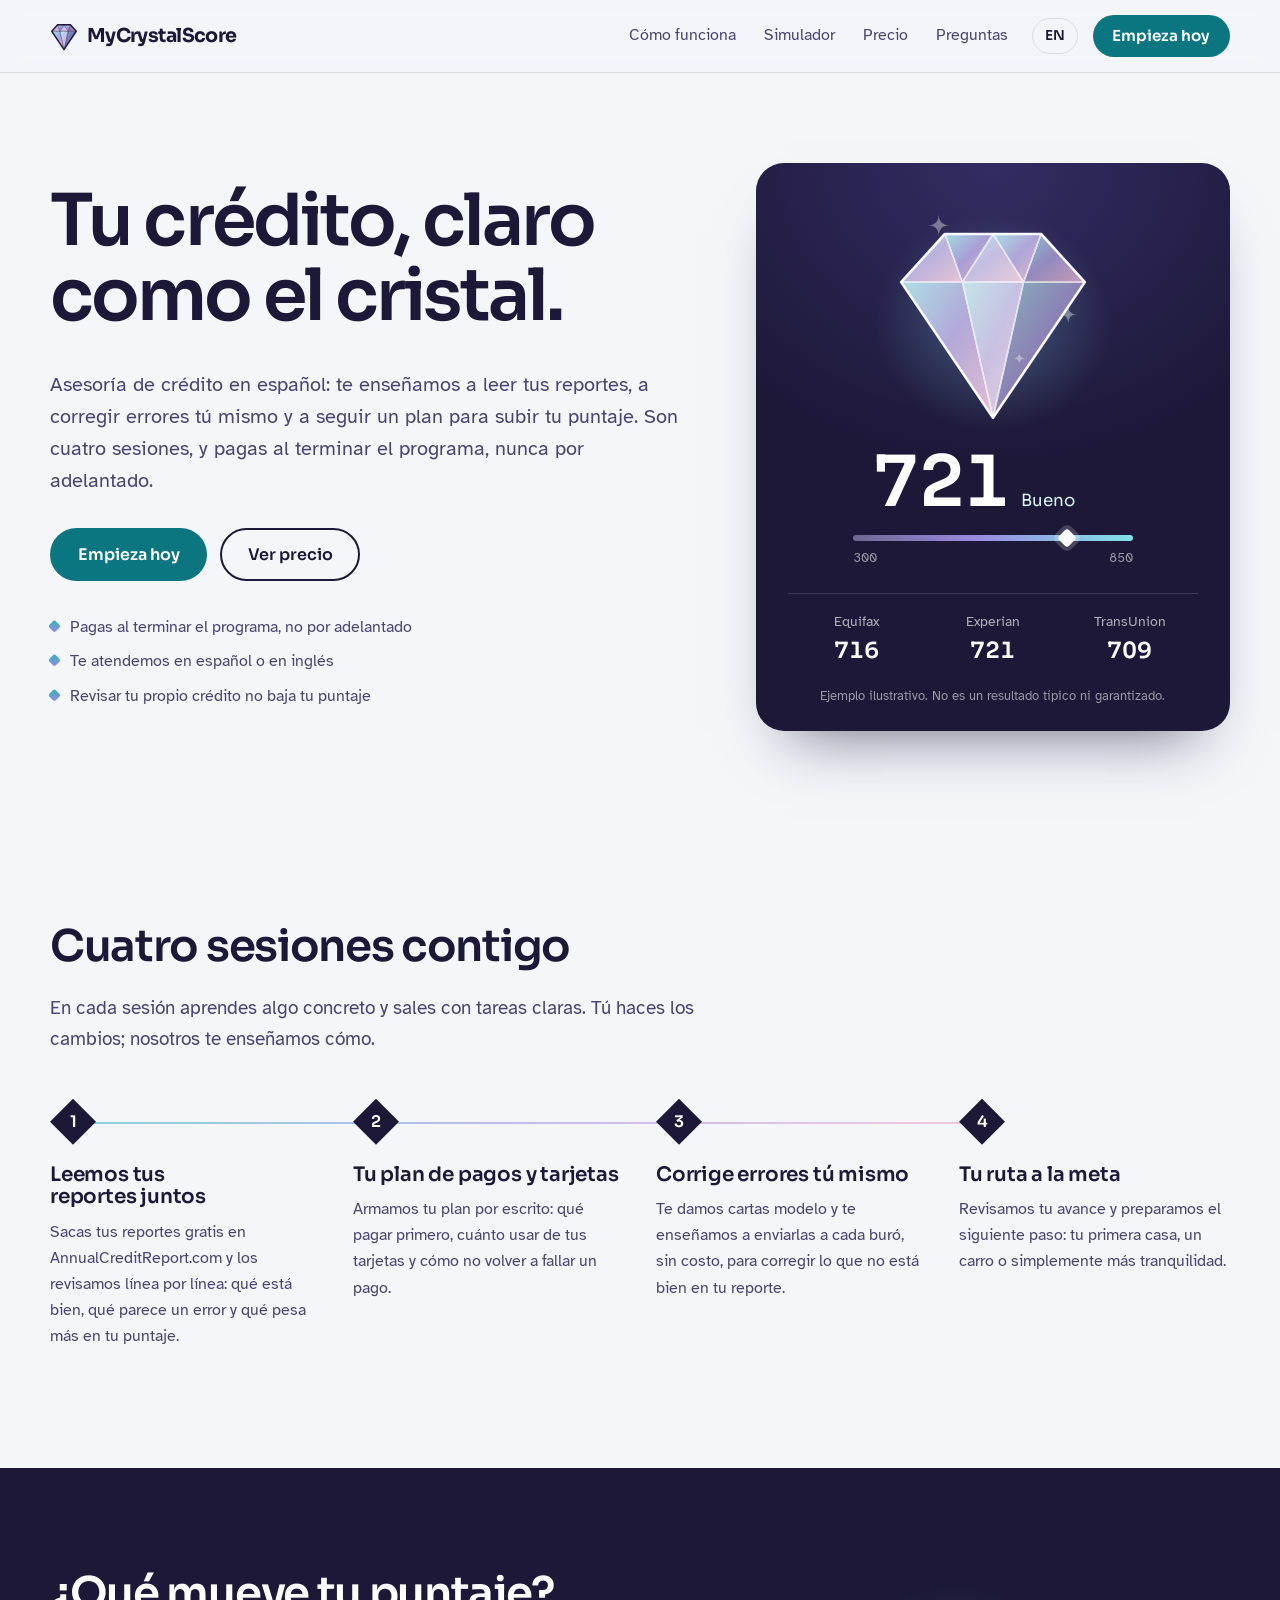
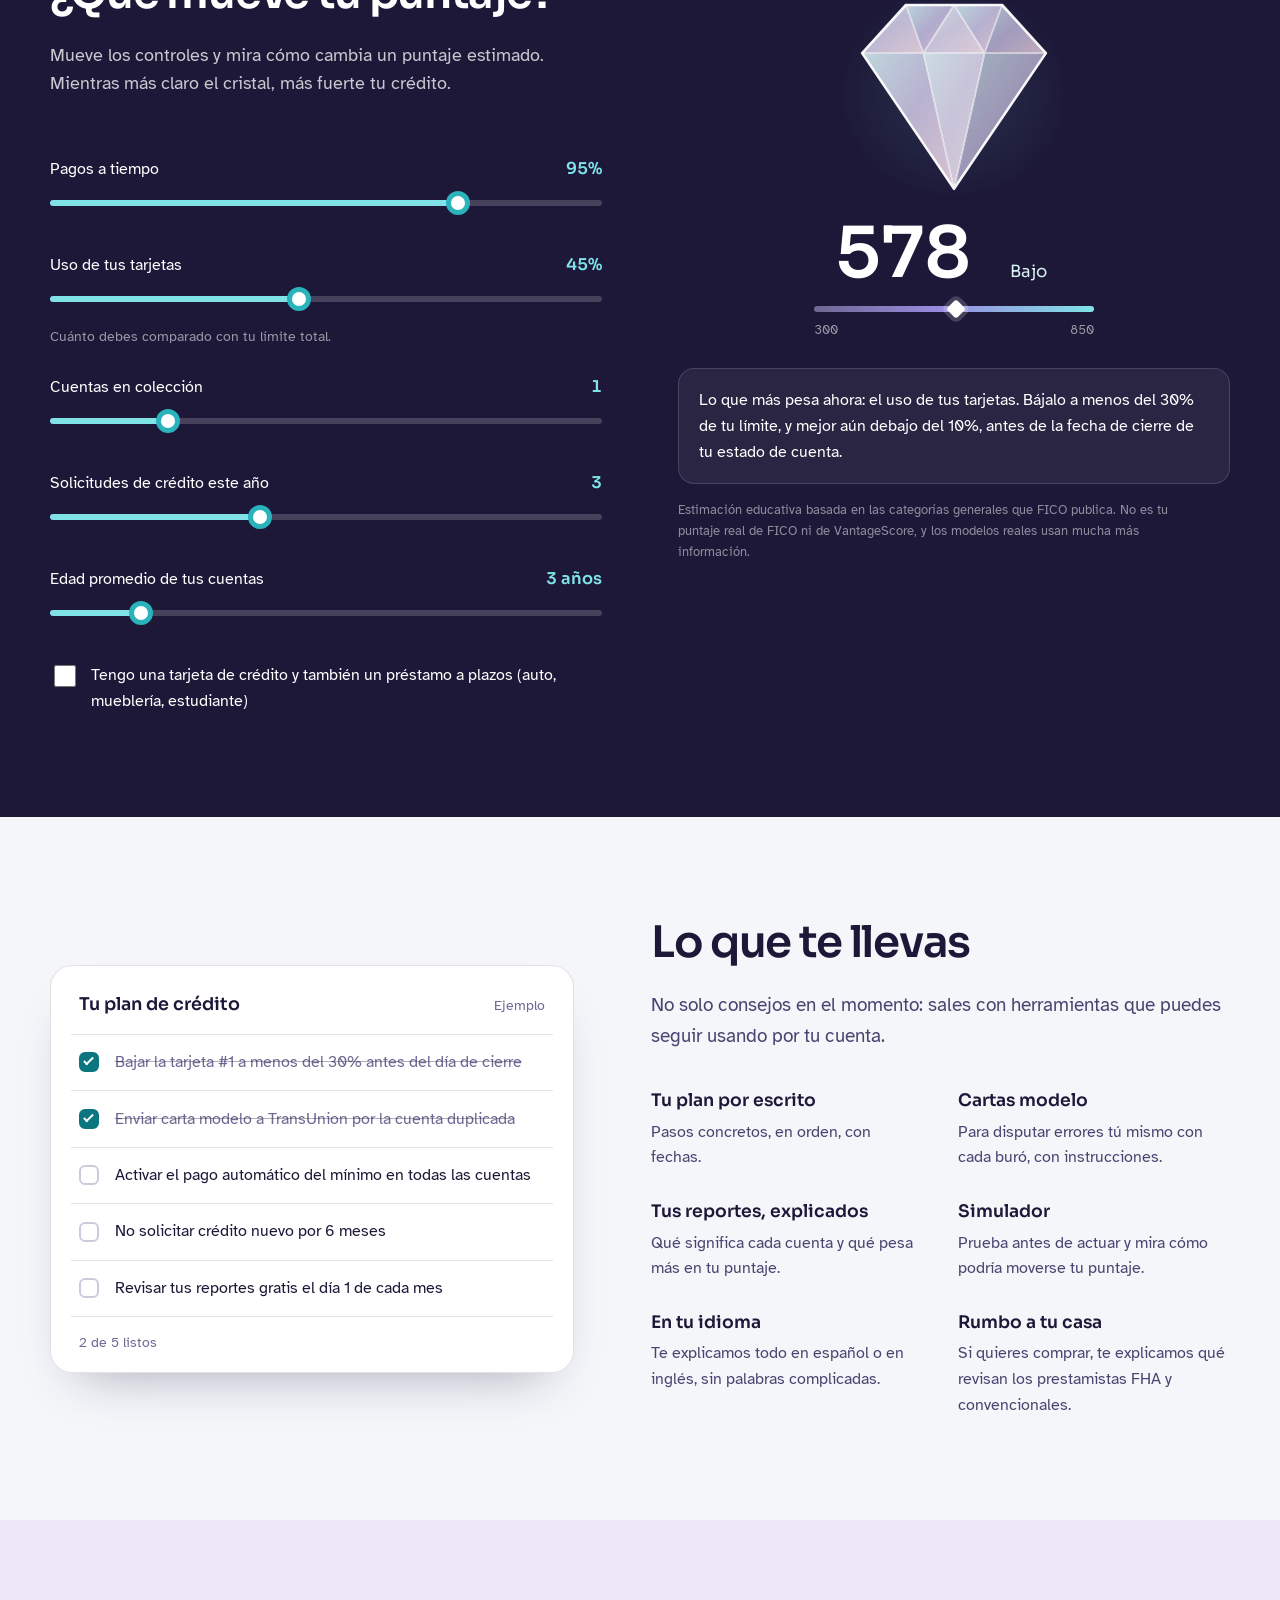
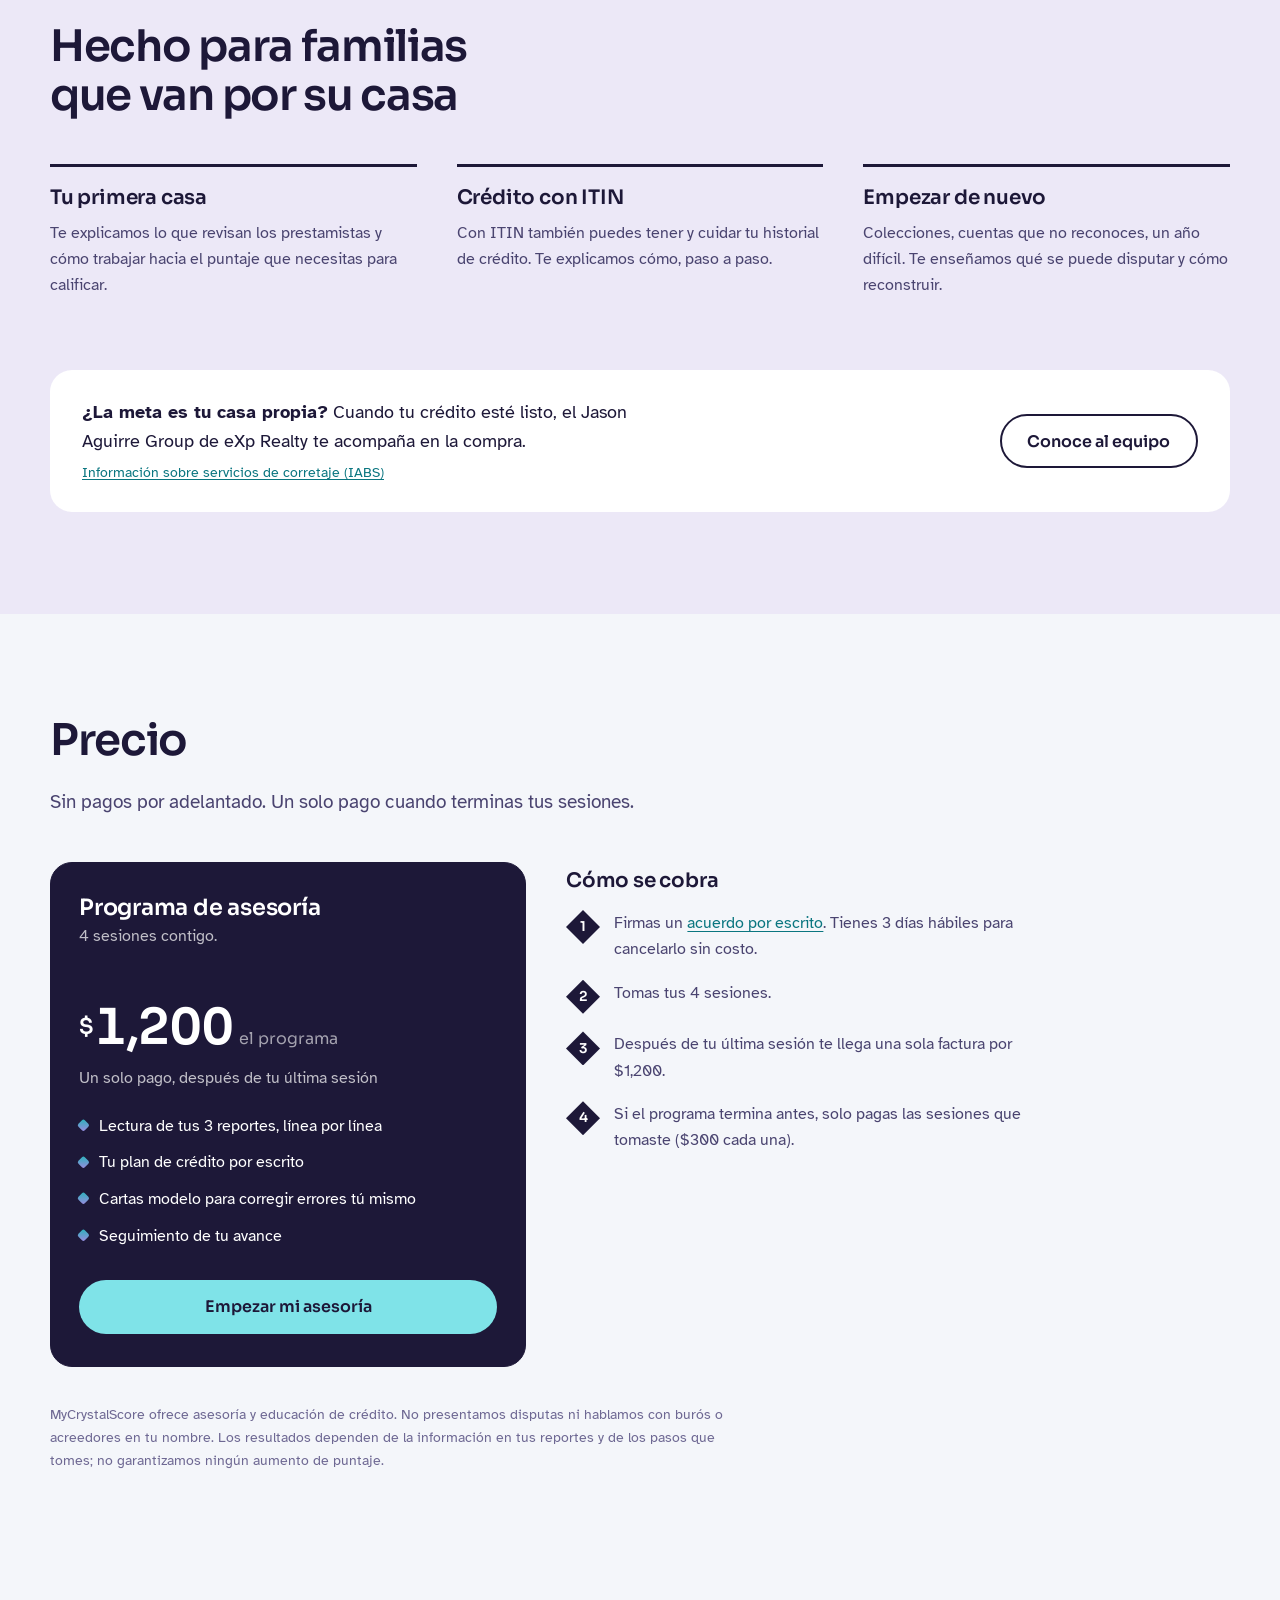
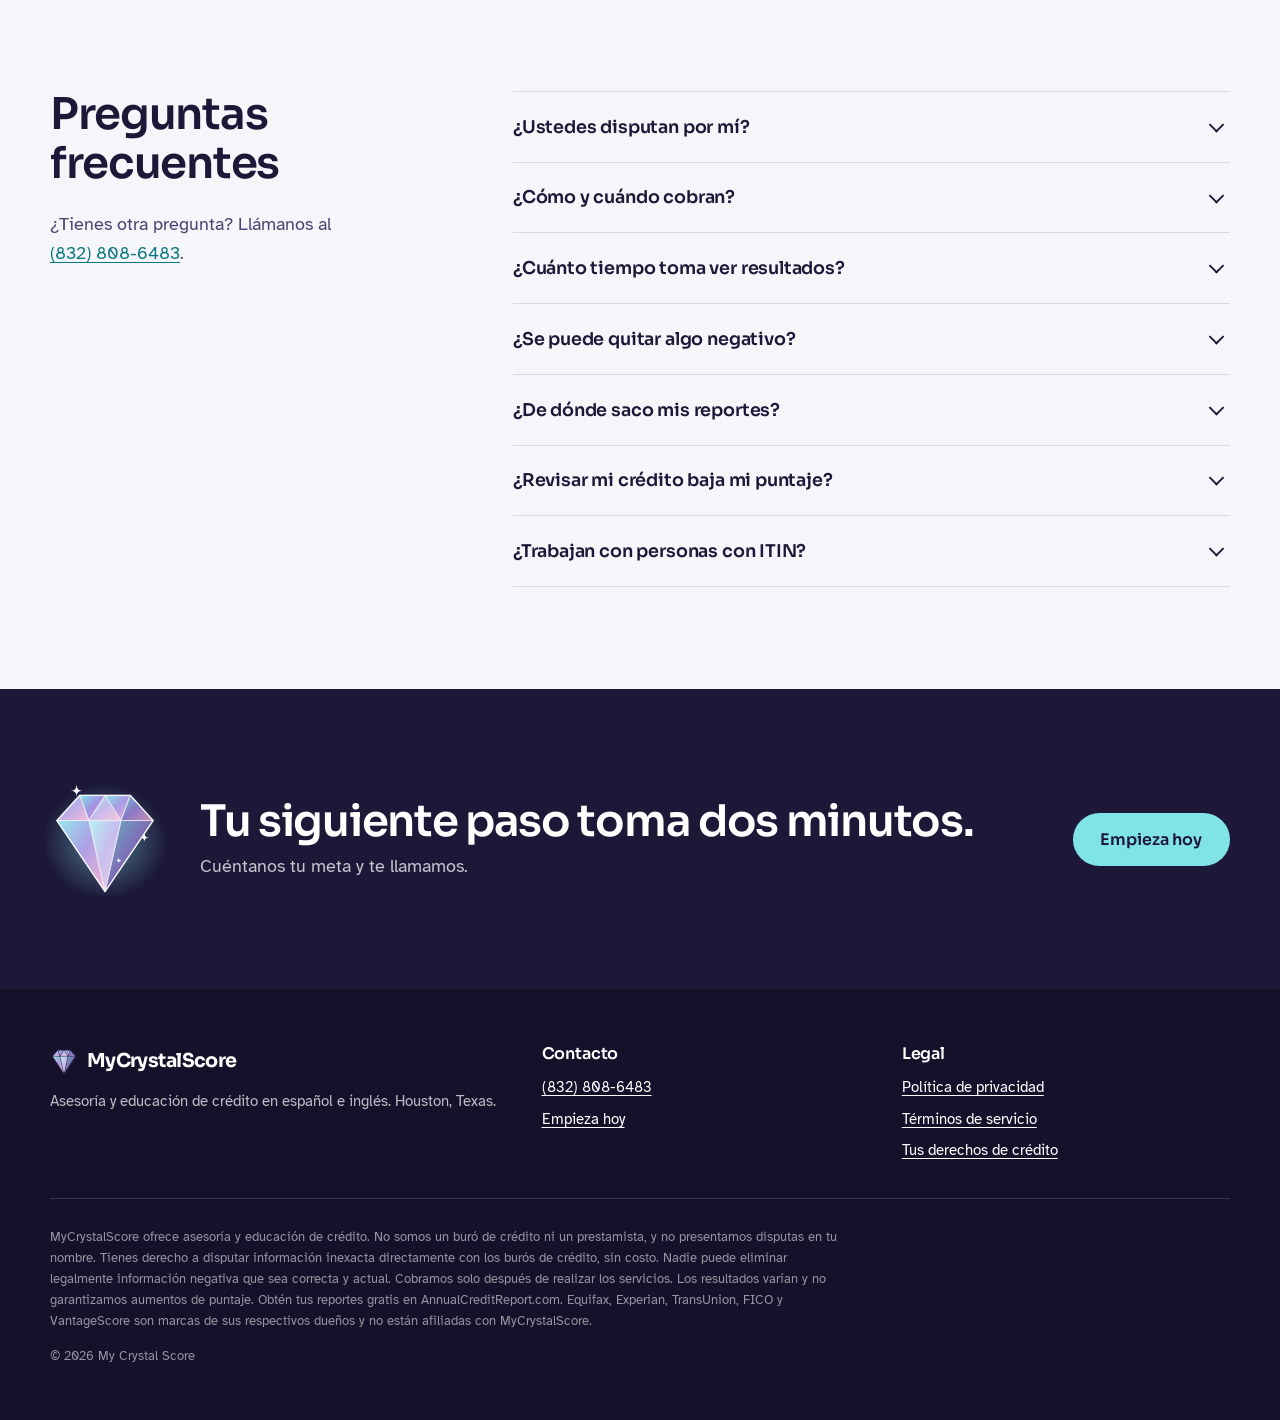
<file: index.html>
<!doctype html>
<html lang="es" data-lang="es">
<head>
  <meta charset="utf-8">
  <meta name="viewport" content="width=device-width, initial-scale=1">
  <title>MyCrystalScore | Asesoría de crédito en español</title>
  <meta name="mcs-title-es" content="MyCrystalScore | Asesoría de crédito en español">
  <meta name="mcs-title-en" content="MyCrystalScore | Credit coaching in English and Spanish">
  <meta name="description" content="Asesoría de crédito en español: aprende a leer tus reportes, corregir errores tú mismo y seguir un plan para subir tu puntaje. Pagas al terminar el programa, no por adelantado.">
  <meta property="og:title" content="MyCrystalScore | Tu crédito, claro como el cristal">
  <meta property="og:description" content="Cuatro sesiones de asesoría de crédito en español. Pagas al terminar el programa, no por adelantado.">
  <meta property="og:type" content="website">
  <meta name="theme-color" content="#1D1838">
  <link rel="icon" href="assets/img/favicon.svg" type="image/svg+xml">
  <link rel="preconnect" href="https://fonts.googleapis.com">
  <link rel="preconnect" href="https://fonts.gstatic.com" crossorigin>
  <link href="https://fonts.googleapis.com/css2?family=Atkinson+Hyperlegible:ital,wght@0,400;0,700;1,400&family=Sora:wght@400;600;700&display=swap" rel="stylesheet">
  <link rel="stylesheet" href="assets/css/styles.css">
  <script src="assets/js/config.js"></script>
  <script>
    (function () {
      try {
        var p = new URLSearchParams(location.search).get('lang');
        var l = p || localStorage.getItem('mcs-lang') || (window.MCS_CONFIG && MCS_CONFIG.defaultLang) || 'es';
        if (p) localStorage.setItem('mcs-lang', p);
        l = l === 'en' ? 'en' : 'es';
        document.documentElement.setAttribute('data-lang', l);
        document.documentElement.lang = l;
      } catch (e) {}
    })();
  </script>
</head>
<body>
  <a class="skip" href="#main"><span lang="es">Saltar al contenido</span><span lang="en">Skip to content</span></a>

  <header class="site-header">
    <div class="wrap header-inner">
      <a class="brand" href="index.html">
        <img src="assets/img/logo.svg" alt="" width="28" height="32">
        <span>MyCrystalScore</span>
      </a>
      <nav class="nav" id="nav" data-aria-es="Navegación principal" data-aria-en="Main navigation">
        <a href="#como-funciona"><span lang="es">Cómo funciona</span><span lang="en">How it works</span></a>
        <a href="#simulador"><span lang="es">Simulador</span><span lang="en">Simulator</span></a>
        <a href="#precio"><span lang="es">Precio</span><span lang="en">Pricing</span></a>
        <a href="#preguntas"><span lang="es">Preguntas</span><span lang="en">FAQ</span></a>
        <a class="nav-login" href="#" data-portal hidden><span lang="es">Entrar a mi cuenta</span><span lang="en">Log in to my account</span></a>
        <a class="nav-cta" href="signup.html"><span lang="es">Empieza hoy</span><span lang="en">Get started</span></a>
      </nav>
      <div class="header-actions">
        <button class="lang-toggle" type="button" data-lang-toggle data-aria-es="Ver el sitio en inglés" data-aria-en="Ver el sitio en español">
          <span lang="es">EN</span><span lang="en">ES</span>
        </button>
        <a class="link-login" href="#" data-portal hidden><span lang="es">Entrar</span><span lang="en">Log in</span></a>
        <a class="btn btn-primary btn-sm" href="signup.html"><span lang="es">Empieza hoy</span><span lang="en">Get started</span></a>
        <button class="menu-btn" type="button" aria-controls="nav" aria-expanded="false" data-aria-es="Abrir menú" data-aria-en="Open menu"><span></span></button>
      </div>
    </div>
  </header>

  <main id="main">

    <!-- ============ Hero ============ -->
    <section class="hero">
      <div class="wrap hero-grid">
        <div class="hero-copy">
          <h1>
            <span lang="es">Tu crédito, claro como el cristal.</span>
            <span lang="en">Your credit, crystal clear.</span>
          </h1>
          <p class="lede">
            <span lang="es">Asesoría de crédito en español: te enseñamos a leer tus reportes, a corregir errores tú mismo y a seguir un plan para subir tu puntaje. Son cuatro sesiones, y pagas al terminar el programa, nunca por adelantado.</span>
            <span lang="en">Credit coaching in English or Spanish: we teach you to read your reports, fix errors yourself, and follow a plan to raise your score. It's four sessions, and you pay when the program is done, never up front.</span>
          </p>
          <div class="cta-row">
            <a class="btn btn-primary" href="signup.html"><span lang="es">Empieza hoy</span><span lang="en">Get started</span></a>
            <a class="btn btn-ghost" href="#precio"><span lang="es">Ver precio</span><span lang="en">See pricing</span></a>
          </div>
          <ul class="assurances">
            <li><span lang="es">Pagas al terminar el programa, no por adelantado</span><span lang="en">You pay when the program is done, not up front</span></li>
            <li><span lang="es">Te atendemos en español o en inglés</span><span lang="en">Help in English or Spanish</span></li>
            <li><span lang="es">Revisar tu propio crédito no baja tu puntaje</span><span lang="en">Checking your own credit doesn't lower your score</span></li>
          </ul>
        </div>

        <figure class="jewel">
          <div class="gem" data-gem="hero"></div>
          <div class="score-readout" aria-live="off">
            <span class="score-num" data-score-out="hero">548</span>
            <span class="score-band" data-band-out="hero">Bajo</span>
          </div>
          <div class="meter" data-meter="hero"><i></i></div>
          <div class="meter-scale"><span>300</span><span>850</span></div>
          <div class="bureaus">
            <div><span>Equifax</span><b data-bureau="0">538</b></div>
            <div><span>Experian</span><b data-bureau="1">548</b></div>
            <div><span>TransUnion</span><b data-bureau="2">531</b></div>
          </div>
          <figcaption>
            <span lang="es">Ejemplo ilustrativo. No es un resultado típico ni garantizado.</span>
            <span lang="en">Illustrative example. Not a typical or guaranteed result.</span>
          </figcaption>
        </figure>
      </div>
    </section>

    <!-- ============ How it works: the four sessions ============ -->
    <section class="section" id="como-funciona">
      <div class="wrap">
        <div class="section-head">
          <h2><span lang="es">Cuatro sesiones contigo</span><span lang="en">Four sessions with you</span></h2>
          <p class="section-lede">
            <span lang="es">En cada sesión aprendes algo concreto y sales con tareas claras. Tú haces los cambios; nosotros te enseñamos cómo.</span>
            <span lang="en">Each session teaches you something concrete and ends with clear next steps. You make the changes; we show you how.</span>
          </p>
        </div>
        <ol class="step-list">
          <li>
            <h3><span lang="es">Leemos tus reportes juntos</span><span lang="en">We read your reports together</span></h3>
            <p>
              <span lang="es">Sacas tus reportes gratis en AnnualCreditReport.com y los revisamos línea por línea: qué está bien, qué parece un error y qué pesa más en tu puntaje.</span>
              <span lang="en">You pull your free reports at AnnualCreditReport.com and we go through them line by line: what's right, what looks like an error, and what weighs most on your score.</span>
            </p>
          </li>
          <li>
            <h3><span lang="es">Tu plan de pagos y tarjetas</span><span lang="en">Your payment and card plan</span></h3>
            <p>
              <span lang="es">Armamos tu plan por escrito: qué pagar primero, cuánto usar de tus tarjetas y cómo no volver a fallar un pago.</span>
              <span lang="en">We put your plan in writing: what to pay first, how much of your cards to use, and how to never miss a payment again.</span>
            </p>
          </li>
          <li>
            <h3><span lang="es">Corrige errores tú mismo</span><span lang="en">Fix errors yourself</span></h3>
            <p>
              <span lang="es">Te damos cartas modelo y te enseñamos a enviarlas a cada buró, sin costo, para corregir lo que no está bien en tu reporte.</span>
              <span lang="en">We give you template letters and show you how to send them to each bureau, at no cost, to correct what's wrong on your report.</span>
            </p>
          </li>
          <li>
            <h3><span lang="es">Tu ruta a la meta</span><span lang="en">Your path to the goal</span></h3>
            <p>
              <span lang="es">Revisamos tu avance y preparamos el siguiente paso: tu primera casa, un carro o simplemente más tranquilidad.</span>
              <span lang="en">We review your progress and set up what's next: your first home, a car, or simply more peace of mind.</span>
            </p>
          </li>
        </ol>
      </div>
    </section>

    <!-- ============ Score simulator ============ -->
    <section class="section sim" id="simulador">
      <div class="wrap sim-grid">
        <div class="sim-intro">
          <h2><span lang="es">¿Qué mueve tu puntaje?</span><span lang="en">What moves your score?</span></h2>
          <p>
            <span lang="es">Mueve los controles y mira cómo cambia un puntaje estimado. Mientras más claro el cristal, más fuerte tu crédito.</span>
            <span lang="en">Move the controls and watch an estimated score change. The clearer the crystal, the stronger your credit.</span>
          </p>
        </div>

        <form class="sim-controls" data-sim>
          <div class="ctl">
            <label for="s-pay"><span><span lang="es">Pagos a tiempo</span><span lang="en">On-time payments</span></span><output id="o-pay" for="s-pay">95%</output></label>
            <input type="range" id="s-pay" min="80" max="100" step="1" value="95">
          </div>
          <div class="ctl">
            <label for="s-util"><span><span lang="es">Uso de tus tarjetas</span><span lang="en">Credit card use</span></span><output id="o-util" for="s-util">45%</output></label>
            <input type="range" id="s-util" min="0" max="100" step="5" value="45" aria-describedby="h-util">
            <p class="ctl-hint" id="h-util"><span lang="es">Cuánto debes comparado con tu límite total.</span><span lang="en">How much you owe compared to your total limit.</span></p>
          </div>
          <div class="ctl">
            <label for="s-col"><span><span lang="es">Cuentas en colección</span><span lang="en">Accounts in collections</span></span><output id="o-col" for="s-col">1</output></label>
            <input type="range" id="s-col" min="0" max="5" step="1" value="1">
          </div>
          <div class="ctl">
            <label for="s-inq"><span><span lang="es">Solicitudes de crédito este año</span><span lang="en">Credit applications this year</span></span><output id="o-inq" for="s-inq">3</output></label>
            <input type="range" id="s-inq" min="0" max="8" step="1" value="3">
          </div>
          <div class="ctl">
            <label for="s-age"><span><span lang="es">Edad promedio de tus cuentas</span><span lang="en">Average age of your accounts</span></span><output id="o-age" for="s-age">3 años</output></label>
            <input type="range" id="s-age" min="0" max="20" step="1" value="3">
          </div>
          <label class="ctl-check" for="s-mix">
            <input type="checkbox" id="s-mix">
            <span>
              <span lang="es">Tengo una tarjeta de crédito y también un préstamo a plazos (auto, mueblería, estudiante)</span>
              <span lang="en">I have a credit card and also an installment loan (auto, furniture, student)</span>
            </span>
          </label>
        </form>

        <div class="sim-aside">
          <div class="sim-result">
            <div class="gem" data-gem="sim"></div>
            <div>
              <div class="score-readout" aria-live="polite">
                <span class="score-num" data-score-out="sim">579</span>
                <span class="score-band" data-band-out="sim">Regular</span>
              </div>
              <div class="meter" data-meter="sim"><i></i></div>
              <div class="meter-scale"><span>300</span><span>850</span></div>
            </div>
          </div>
          <div class="sim-notes">
            <p class="sim-tip" data-sim-tip aria-live="polite"></p>
            <p class="fine">
              <span lang="es">Estimación educativa basada en las categorías generales que FICO publica. No es tu puntaje real de FICO ni de VantageScore, y los modelos reales usan mucha más información.</span>
              <span lang="en">Educational estimate based on the general categories FICO publishes. It is not your actual FICO or VantageScore score, and real models use much more information.</span>
            </p>
          </div>
        </div>
      </div>
    </section>

    <!-- ============ What you take away ============ -->
    <section class="section">
      <div class="wrap inside-grid">
        <div class="alerts-mock" aria-hidden="true">
          <div class="mock-head">
            <strong><span lang="es">Tu plan de crédito</span><span lang="en">Your credit plan</span></strong>
            <small><span lang="es">Ejemplo</span><span lang="en">Example</span></small>
          </div>
          <ul class="todo">
            <li class="done">
              <span class="box"></span>
              <span><span lang="es">Bajar la tarjeta #1 a menos del 30% antes del día de cierre</span><span lang="en">Get card #1 under 30% before the closing date</span></span>
            </li>
            <li class="done">
              <span class="box"></span>
              <span><span lang="es">Enviar carta modelo a TransUnion por la cuenta duplicada</span><span lang="en">Mail the template letter to TransUnion about the duplicate account</span></span>
            </li>
            <li>
              <span class="box"></span>
              <span><span lang="es">Activar el pago automático del mínimo en todas las cuentas</span><span lang="en">Turn on minimum-payment autopay on every account</span></span>
            </li>
            <li>
              <span class="box"></span>
              <span><span lang="es">No solicitar crédito nuevo por 6 meses</span><span lang="en">No new credit applications for 6 months</span></span>
            </li>
            <li>
              <span class="box"></span>
              <span><span lang="es">Revisar tus reportes gratis el día 1 de cada mes</span><span lang="en">Check your free reports on the 1st of each month</span></span>
            </li>
          </ul>
          <p class="todo-progress"><span lang="es">2 de 5 listos</span><span lang="en">2 of 5 done</span></p>
        </div>

        <div class="inside-copy">
          <h2><span lang="es">Lo que te llevas</span><span lang="en">What you walk away with</span></h2>
          <p class="section-lede">
            <span lang="es">No solo consejos en el momento: sales con herramientas que puedes seguir usando por tu cuenta.</span>
            <span lang="en">Not just advice in the moment: you leave with tools you can keep using on your own.</span>
          </p>
          <dl class="feature-list">
            <div>
              <dt><span lang="es">Tu plan por escrito</span><span lang="en">Your written plan</span></dt>
              <dd><span lang="es">Pasos concretos, en orden, con fechas.</span><span lang="en">Concrete steps, in order, with dates.</span></dd>
            </div>
            <div>
              <dt><span lang="es">Cartas modelo</span><span lang="en">Template letters</span></dt>
              <dd><span lang="es">Para disputar errores tú mismo con cada buró, con instrucciones.</span><span lang="en">To dispute errors yourself with each bureau, with instructions.</span></dd>
            </div>
            <div>
              <dt><span lang="es">Tus reportes, explicados</span><span lang="en">Your reports, explained</span></dt>
              <dd><span lang="es">Qué significa cada cuenta y qué pesa más en tu puntaje.</span><span lang="en">What each account means and what weighs most on your score.</span></dd>
            </div>
            <div>
              <dt><span lang="es">Simulador</span><span lang="en">Simulator</span></dt>
              <dd><span lang="es">Prueba antes de actuar y mira cómo podría moverse tu puntaje.</span><span lang="en">Try before you act and see how your score could move.</span></dd>
            </div>
            <div>
              <dt><span lang="es">En tu idioma</span><span lang="en">In your language</span></dt>
              <dd><span lang="es">Te explicamos todo en español o en inglés, sin palabras complicadas.</span><span lang="en">We explain everything in English or Spanish, without the jargon.</span></dd>
            </div>
            <div>
              <dt><span lang="es">Rumbo a tu casa</span><span lang="en">On the way home</span></dt>
              <dd><span lang="es">Si quieres comprar, te explicamos qué revisan los prestamistas FHA y convencionales.</span><span lang="en">If you want to buy, we explain what FHA and conventional lenders look at.</span></dd>
            </div>
          </dl>
        </div>
      </div>
    </section>

    <!-- ============ Who it's for ============ -->
    <section class="section audience">
      <div class="wrap">
        <div class="section-head">
          <h2><span lang="es">Hecho para familias que van por su casa</span><span lang="en">Built for families working toward a home</span></h2>
        </div>
        <div class="aud-grid">
          <article>
            <h3><span lang="es">Tu primera casa</span><span lang="en">Your first home</span></h3>
            <p>
              <span lang="es">Te explicamos lo que revisan los prestamistas y cómo trabajar hacia el puntaje que necesitas para calificar.</span>
              <span lang="en">We explain what lenders look at and how to work toward the score you need to qualify.</span>
            </p>
          </article>
          <article>
            <h3><span lang="es">Crédito con ITIN</span><span lang="en">Credit with an ITIN</span></h3>
            <p>
              <span lang="es">Con ITIN también puedes tener y cuidar tu historial de crédito. Te explicamos cómo, paso a paso.</span>
              <span lang="en">With an ITIN you can build and protect a credit history too. We show you how, step by step.</span>
            </p>
          </article>
          <article>
            <h3><span lang="es">Empezar de nuevo</span><span lang="en">Starting over</span></h3>
            <p>
              <span lang="es">Colecciones, cuentas que no reconoces, un año difícil. Te enseñamos qué se puede disputar y cómo reconstruir.</span>
              <span lang="en">Collections, accounts you don't recognize, a hard year. We show you what can be disputed and how to rebuild.</span>
            </p>
          </article>
        </div>

        <!-- Real estate band — controlled by realEstateUrl in config.js -->
        <aside class="home-bridge" data-realestate hidden>
          <p>
            <strong><span lang="es">¿La meta es tu casa propia?</span><span lang="en">Is your goal owning a home?</span></strong>
            <span lang="es">Cuando tu crédito esté listo, el Jason Aguirre Group de eXp Realty te acompaña en la compra.</span>
            <span lang="en">When your credit is ready, the Jason Aguirre Group at eXp Realty can guide you through the purchase.</span>
            <a class="small-link" href="https://jasonaguirregroup.company/iabs.html" target="_blank" rel="noopener"><span lang="es">Información sobre servicios de corretaje (IABS)</span><span lang="en">Information About Brokerage Services (IABS)</span></a>
          </p>
          <a class="btn btn-ghost" data-realestate-link href="#" target="_blank" rel="noopener"><span lang="es">Conoce al equipo</span><span lang="en">Meet the team</span></a>
        </aside>
      </div>
    </section>

    <!-- ============ Pricing ============
         Prices come from config.js (prices.program, prices.sessions, prices.coupleProgram). -->
    <section class="section" id="precio">
      <div class="wrap">
        <div class="section-head">
          <h2><span lang="es">Precio</span><span lang="en">Pricing</span></h2>
          <p class="section-lede">
            <span lang="es">Sin pagos por adelantado. Un solo pago cuando terminas tus sesiones.</span>
            <span lang="en">Nothing up front. One payment when your sessions are done.</span>
          </p>
        </div>

        <div class="pricing-grid">
          <article class="plan plan-featured">
            <h3><span lang="es">Programa de asesoría</span><span lang="en">Coaching program</span></h3>
            <p class="plan-for"><span lang="es"><span data-price="sessions">4</span> sesiones contigo.</span><span lang="en"><span data-price="sessions">4</span> sessions with you.</span></p>
            <p class="price"><span class="cur">$</span><span class="amt" data-price="program">1,200</span><span class="per"><span lang="es">el programa</span><span lang="en">program</span></span></p>
            <p class="price-total"><span lang="es">Un solo pago, después de tu última sesión</span><span lang="en">One payment, after your last session</span></p>
            <ul>
              <li><span lang="es">Lectura de tus 3 reportes, línea por línea</span><span lang="en">Line-by-line reading of your 3 reports</span></li>
              <li><span lang="es">Tu plan de crédito por escrito</span><span lang="en">Your written credit plan</span></li>
              <li><span lang="es">Cartas modelo para corregir errores tú mismo</span><span lang="en">Template letters to fix errors yourself</span></li>
              <li><span lang="es">Seguimiento de tu avance</span><span lang="en">Progress check-ins</span></li>
            </ul>
            <a class="btn btn-crystal" href="signup.html?plan=individual"><span lang="es">Empezar mi asesoría</span><span lang="en">Start my coaching</span></a>
          </article>

          <article class="plan" data-couples hidden>
            <h3><span lang="es">Pareja</span><span lang="en">Couples</span></h3>
            <p class="plan-for"><span lang="es">Para dos personas que van a comprar juntas.</span><span lang="en">For two people who plan to buy together.</span></p>
            <p class="price"><span class="cur">$</span><span class="amt" data-price="coupleProgram">1,800</span><span class="per"><span lang="es">el programa</span><span lang="en">program</span></span></p>
            <p class="price-total"><span lang="es">Un solo pago, después de su última sesión</span><span lang="en">One payment, after your last session</span></p>
            <ul>
              <li><span lang="es">Todo lo del programa, para los dos</span><span lang="en">Everything in the program, for both of you</span></li>
              <li><span lang="es">Un solo plan para el hogar</span><span lang="en">One plan for your household</span></li>
              <li><span lang="es">Quién conviene que aplique al préstamo</span><span lang="en">Who should apply for the loan</span></li>
            </ul>
            <a class="btn btn-ghost" href="signup.html?plan=pareja"><span lang="es">Inscribirnos los dos</span><span lang="en">Sign up together</span></a>
          </article>

          <div class="billing-steps">
            <h3><span lang="es">Cómo se cobra</span><span lang="en">How billing works</span></h3>
            <ol>
              <li><span lang="es">Firmas un <a href="agreement.html">acuerdo por escrito</a>. Tienes 3 días hábiles para cancelarlo sin costo.</span><span lang="en">You sign a <a href="agreement.html">written agreement</a>. You have 3 business days to cancel it at no cost.</span></li>
              <li><span lang="es">Tomas tus <span data-price="sessions">4</span> sesiones.</span><span lang="en">You have your <span data-price="sessions">4</span> sessions.</span></li>
              <li><span lang="es">Después de tu última sesión te llega una sola factura por $<span data-price="program">1,200</span>.</span><span lang="en">After your last session, you get one invoice for $<span data-price="program">1,200</span>.</span></li>
              <li><span lang="es">Si el programa termina antes, solo pagas las sesiones que tomaste ($<span data-price="perSession">300</span> cada una).</span><span lang="en">If the program ends early, you only pay for sessions you had ($<span data-price="perSession">300</span> each).</span></li>
            </ol>
          </div>
        </div>

        <p class="plans-fine">
          <span lang="es">MyCrystalScore ofrece asesoría y educación de crédito. No presentamos disputas ni hablamos con burós o acreedores en tu nombre. Los resultados dependen de la información en tus reportes y de los pasos que tomes; no garantizamos ningún aumento de puntaje.</span>
          <span lang="en">MyCrystalScore provides credit coaching and education. We don't file disputes or contact bureaus or creditors on your behalf. Results depend on the information in your reports and the steps you take; we don't guarantee any score increase.</span>
        </p>
      </div>
    </section>

    <!-- ============ FAQ ============ -->
    <section class="section" id="preguntas">
      <div class="wrap faq-grid">
        <div class="faq-aside">
          <h2><span lang="es">Preguntas frecuentes</span><span lang="en">Questions</span></h2>
          <p data-contact>
            <span lang="es">¿Tienes otra pregunta? Llámanos al</span>
            <span lang="en">Have another question? Call us at</span>
            <a data-phone href="#"></a>.
          </p>
        </div>
        <div class="faq-list">
          <details>
            <summary><span lang="es">¿Ustedes disputan por mí?</span><span lang="en">Do you dispute for me?</span></summary>
            <div class="answer">
              <p lang="es">No. Te enseñamos a hacerlo tú mismo: te damos cartas modelo, te explicamos qué enviar a cada buró y cómo dar seguimiento. Disputar directamente con los burós es gratis.</p>
              <p lang="en">No. We teach you to do it yourself: we give you template letters and explain what to send to each bureau and how to follow up. Disputing directly with the bureaus is free.</p>
            </div>
          </details>
          <details>
            <summary><span lang="es">¿Cómo y cuándo cobran?</span><span lang="en">How and when do you charge?</span></summary>
            <div class="answer">
              <p lang="es">Te enviamos una sola factura por el programa después de tu última sesión. No pagas nada por adelantado, y si el programa termina antes, solo pagas las sesiones que tomaste. Antes de empezar firmas un acuerdo por escrito, y puedes cancelarlo sin penalidad dentro de 3 días hábiles.</p>
              <p lang="en">We send one invoice for the program after your last session. You pay nothing up front, and if the program ends early, you only pay for sessions you've had. Before starting you sign a written agreement, and you can cancel it without penalty within 3 business days.</p>
            </div>
          </details>
          <details>
            <summary><span lang="es">¿Cuánto tiempo toma ver resultados?</span><span lang="en">How long until I see results?</span></summary>
            <div class="answer">
              <p lang="es">Depende de tu reporte y de los pasos que tomes. Si disputas un error, los burós normalmente tienen 30 días para investigarlo. Bajar el uso de tus tarjetas puede notarse en uno o dos ciclos de facturación; reconstruir un historial toma más tiempo. Te decimos con honestidad qué esperar.</p>
              <p lang="en">It depends on your report and the steps you take. If you dispute an error, the bureaus generally have 30 days to investigate. Lowering your card use can show up within one or two billing cycles; rebuilding a history takes longer. We'll tell you honestly what to expect.</p>
            </div>
          </details>
          <details>
            <summary><span lang="es">¿Se puede quitar algo negativo?</span><span lang="en">Can negative items be removed?</span></summary>
            <div class="answer">
              <p lang="es">Solo si es inexacto, incompleto o no se puede verificar, y desconfía de quien prometa otra cosa. La información negativa correcta puede quedarse hasta 7 años, y algunas bancarrotas hasta 10. Te enseñamos a identificar los errores y a construir historial positivo.</p>
              <p lang="en">Only if it's inaccurate, incomplete, or can't be verified, and be wary of anyone who promises otherwise. Accurate negative information can stay up to 7 years, and some bankruptcies up to 10. We teach you to spot errors and build positive history.</p>
            </div>
          </details>
          <details>
            <summary><span lang="es">¿De dónde saco mis reportes?</span><span lang="en">Where do I get my reports?</span></summary>
            <div class="answer">
              <p lang="es">En <a href="https://www.annualcreditreport.com" target="_blank" rel="noopener">AnnualCreditReport.com</a> puedes ver gratis tus reportes de Equifax, Experian y TransUnion. Te ayudamos a sacarlos en la primera sesión si lo necesitas.</p>
              <p lang="en">At <a href="https://www.annualcreditreport.com" target="_blank" rel="noopener">AnnualCreditReport.com</a> you can see your Equifax, Experian, and TransUnion reports for free. We'll help you pull them in the first session if you need it.</p>
            </div>
          </details>
          <details>
            <summary><span lang="es">¿Revisar mi crédito baja mi puntaje?</span><span lang="en">Does checking my credit lower my score?</span></summary>
            <div class="answer">
              <p lang="es">No. Revisar tu propio crédito es una consulta suave y no afecta tu puntaje. Las consultas duras ocurren cuando solicitas un préstamo o una tarjeta.</p>
              <p lang="en">No. Checking your own credit is a soft inquiry and doesn't affect your score. Hard inquiries happen when you apply for a loan or a card.</p>
            </div>
          </details>
          <details>
            <summary><span lang="es">¿Trabajan con personas con ITIN?</span><span lang="en">Do you work with ITIN holders?</span></summary>
            <div class="answer">
              <p lang="es">Sí. Con un ITIN puedes tener un historial de crédito con los burós. Te enseñamos a revisarlo y a construirlo con buenos hábitos.</p>
              <p lang="en">Yes. With an ITIN you can have a credit history with the bureaus. We show you how to review it and build it with good habits.</p>
            </div>
          </details>
        </div>
      </div>
    </section>

    <!-- ============ Final call to action ============ -->
    <section class="final">
      <div class="wrap final-inner">
        <div class="gem" data-gem-static="1"></div>
        <div>
          <h2><span lang="es">Tu siguiente paso toma dos minutos.</span><span lang="en">Your next step takes two minutes.</span></h2>
          <p><span lang="es">Cuéntanos tu meta y te llamamos.</span><span lang="en">Tell us your goal and we'll call you.</span></p>
        </div>
        <a class="btn btn-crystal" href="signup.html"><span lang="es">Empieza hoy</span><span lang="en">Get started</span></a>
      </div>
    </section>
  </main>

  <footer class="site-footer">
    <div class="wrap">
      <div class="footer-top">
        <div>
          <a class="brand" href="index.html"><img src="assets/img/logo.svg" alt="" width="28" height="32"><span>MyCrystalScore</span></a>
          <p><span lang="es">Asesoría y educación de crédito en español e inglés. Houston, Texas.</span><span lang="en">Credit coaching and education in English and Spanish. Houston, Texas.</span></p>
        </div>
        <div>
          <h3><span lang="es">Contacto</span><span lang="en">Contact</span></h3>
          <ul>
            <li data-contact><a data-phone href="#"></a></li>
            <li data-contact><a data-email href="#"></a></li>
            <li><a href="signup.html"><span lang="es">Empieza hoy</span><span lang="en">Get started</span></a></li>
          </ul>
        </div>
        <div>
          <h3><span lang="es">Legal</span><span lang="en">Legal</span></h3>
          <ul>
            <li><a href="legal.html#privacidad"><span lang="es">Política de privacidad</span><span lang="en">Privacy policy</span></a></li>
            <li><a href="legal.html#terminos"><span lang="es">Términos de servicio</span><span lang="en">Terms of service</span></a></li>
            <li><a href="legal.html#avisos"><span lang="es">Tus derechos de crédito</span><span lang="en">Your credit rights</span></a></li>
          </ul>
        </div>
      </div>
      <div class="footer-legal">
        <p lang="es">MyCrystalScore ofrece asesoría y educación de crédito. No somos un buró de crédito ni un prestamista, y no presentamos disputas en tu nombre. Tienes derecho a disputar información inexacta directamente con los burós de crédito, sin costo. Nadie puede eliminar legalmente información negativa que sea correcta y actual. Cobramos solo después de realizar los servicios. Los resultados varían y no garantizamos aumentos de puntaje. Obtén tus reportes gratis en AnnualCreditReport.com. Equifax, Experian, TransUnion, FICO y VantageScore son marcas de sus respectivos dueños y no están afiliadas con MyCrystalScore.</p>
        <p lang="en">MyCrystalScore provides credit coaching and education. We are not a credit bureau or a lender, and we don't file disputes on your behalf. You have the right to dispute inaccurate information directly with the credit bureaus at no cost. No one can legally remove accurate and timely negative information. We bill only after services are delivered. Results vary and we don't guarantee score increases. Get your free reports at AnnualCreditReport.com. Equifax, Experian, TransUnion, FICO, and VantageScore are trademarks of their respective owners and are not affiliated with MyCrystalScore.</p>
        <p data-cso hidden>
          <span lang="es">Organización de Servicios de Crédito registrada en Texas, núm.</span>
          <span lang="en">Registered Texas Credit Services Organization No.</span>
          <span data-cso-num></span>
        </p>
        <p>© <span data-year>2026</span> <span data-legal-name>My Crystal Score</span></p>
      </div>
    </div>
  </footer>

  <script src="assets/js/main.js"></script>
</body>
</html>
</file>
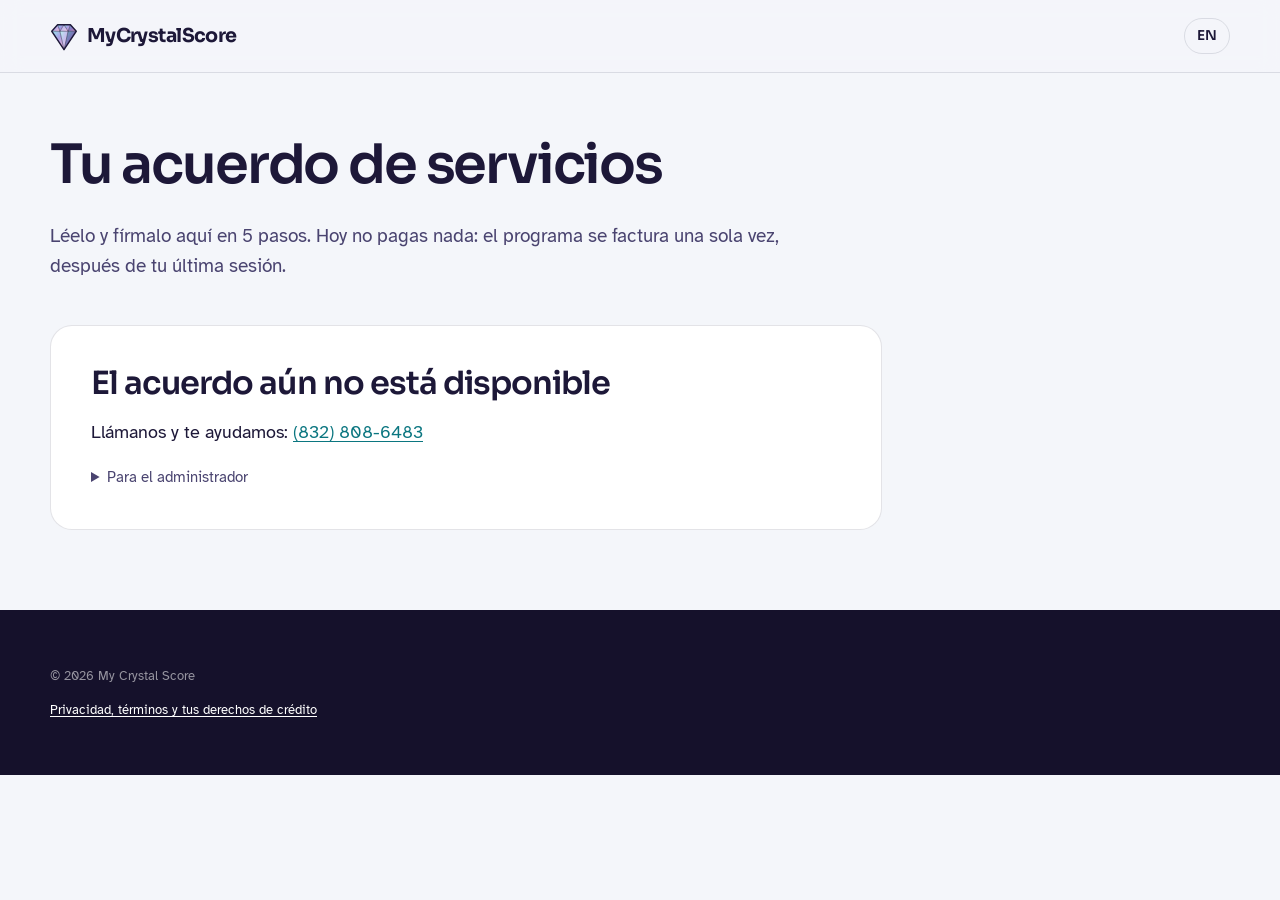
<file: agreement.html>
<!doctype html>
<html lang="es" data-lang="es">
<head>
  <meta charset="utf-8">
  <meta name="viewport" content="width=device-width, initial-scale=1">
  <title>Tu acuerdo de servicios | MyCrystalScore</title>
  <meta name="mcs-title-es" content="Tu acuerdo de servicios | MyCrystalScore">
  <meta name="mcs-title-en" content="Your service agreement | MyCrystalScore">
  <meta name="robots" content="noindex">
  <meta name="theme-color" content="#1D1838">
  <link rel="icon" href="assets/img/favicon.svg" type="image/svg+xml">
  <link rel="preconnect" href="https://fonts.googleapis.com">
  <link rel="preconnect" href="https://fonts.gstatic.com" crossorigin>
  <link href="https://fonts.googleapis.com/css2?family=Atkinson+Hyperlegible:ital,wght@0,400;0,700;1,400&family=Sora:wght@400;600;700&display=swap" rel="stylesheet">
  <link rel="stylesheet" href="assets/css/styles.css">
  <script src="assets/js/config.js"></script>
  <script>
    (function () {
      try {
        var p = new URLSearchParams(location.search).get('lang');
        var l = p || localStorage.getItem('mcs-lang') || (window.MCS_CONFIG && MCS_CONFIG.defaultLang) || 'es';
        if (p) localStorage.setItem('mcs-lang', p);
        l = l === 'en' ? 'en' : 'es';
        document.documentElement.setAttribute('data-lang', l);
        document.documentElement.lang = l;
      } catch (e) {}
    })();
  </script>
</head>
<body>
  <a class="skip" href="#main"><span lang="es">Saltar al contenido</span><span lang="en">Skip to content</span></a>

  <header class="site-header">
    <div class="wrap header-inner">
      <a class="brand" href="index.html">
        <img src="assets/img/logo.svg" alt="" width="28" height="32">
        <span>MyCrystalScore</span>
      </a>
      <div class="header-actions" style="margin-left:auto">
        <button class="lang-toggle" type="button" data-lang-toggle data-aria-es="Ver el sitio en inglés" data-aria-en="Ver el sitio en español">
          <span lang="es">EN</span><span lang="en">ES</span>
        </button>
      </div>
    </div>
  </header>

  <main id="main" class="wrap agreement-main">
    <div class="page-head">
      <h1><span lang="es">Tu acuerdo de servicios</span><span lang="en">Your service agreement</span></h1>
      <p class="section-lede">
        <span lang="es">Léelo y fírmalo aquí en 5 pasos. Hoy no pagas nada: el programa se factura una sola vez, después de tu última sesión.</span>
        <span lang="en">Read and sign it here in 5 steps. You pay nothing today: the program is invoiced once, after your last session.</span>
      </p>
    </div>

    <div id="agreement-app">
      <div class="preview-banner" data-preview-banner hidden>
        <strong><span lang="es">Vista previa.</span><span lang="en">Preview.</span></strong>
        <span lang="es">Puedes recorrer todos los pasos, pero no se puede firmar en este modo.</span>
        <span lang="en">You can go through every step, but signing is disabled in this mode.</span>
        <span data-missing-preview-wrap><br><span lang="es">Falta configurar en config.js:</span><span lang="en">Missing in config.js:</span> <code data-missing-preview></code></span>
      </div>

      <div class="step-card" data-unavailable hidden>
        <h2><span lang="es">El acuerdo aún no está disponible</span><span lang="en">The agreement isn't available yet</span></h2>
        <p data-contact><span lang="es">Llámanos y te ayudamos:</span><span lang="en">Call us and we'll help:</span> <a data-phone href="#"></a></p>
        <details class="admin-note">
          <summary><span lang="es">Para el administrador</span><span lang="en">For the site admin</span></summary>
          <p><span lang="es">Completa estos datos en assets/js/config.js:</span><span lang="en">Fill in these settings in assets/js/config.js:</span> <code data-missing-list></code></p>
          <p><a href="agreement.html?preview=1"><span lang="es">Ver vista previa</span><span lang="en">See preview</span></a></p>
        </details>
      </div>

      <div data-flow hidden>
        <ol class="stepper" data-stepper>
          <li><span lang="es">Tus datos</span><span lang="en">Your info</span></li>
          <li><span lang="es">Firma electrónica</span><span lang="en">E-signature</span></li>
          <li><span lang="es">Derechos federales</span><span lang="en">Federal rights</span></li>
          <li><span lang="es">Divulgación de Texas</span><span lang="en">Texas disclosure</span></li>
          <li><span lang="es">Contrato</span><span lang="en">Contract</span></li>
        </ol>

        <form id="agreement-form" novalidate>
          <!-- Step 1 -->
          <section class="step-card" data-step="1">
            <h2><span lang="es">Tus datos</span><span lang="en">Your info</span></h2>
            <div class="field">
              <label for="ag-name"><span lang="es">Nombre legal completo</span><span lang="en">Full legal name</span></label>
              <input id="ag-name" type="text" autocomplete="name" required>
              <p class="field-error" hidden></p>
            </div>
            <div class="row-2">
              <div class="field">
                <label for="ag-email"><span lang="es">Correo electrónico</span><span lang="en">Email</span></label>
                <input id="ag-email" type="email" inputmode="email" autocomplete="email" required>
                <p class="field-error" hidden></p>
              </div>
              <div class="field">
                <label for="ag-phone"><span lang="es">Teléfono celular</span><span lang="en">Mobile phone</span></label>
                <input id="ag-phone" type="tel" inputmode="tel" autocomplete="tel-national" required>
                <p class="field-error" hidden></p>
              </div>
            </div>
            <div class="field">
              <label for="ag-address"><span lang="es">Dirección (calle, ciudad, estado, código postal)</span><span lang="en">Address (street, city, state, ZIP)</span></label>
              <input id="ag-address" type="text" autocomplete="street-address" required>
              <p class="field-error" hidden></p>
            </div>
            <div class="field" data-plan-field>
              <label for="ag-plan"><span lang="es">Programa</span><span lang="en">Program</span></label>
              <select id="ag-plan">
                <option value="individual" data-es="Programa individual" data-en="Individual program">Programa individual</option>
                <option value="pareja" data-es="Pareja" data-en="Couples">Pareja</option>
              </select>
            </div>
            <div class="field" data-coclient hidden>
              <label for="ag-coclient"><span lang="es">Nombre completo de tu pareja (firma su propio acuerdo)</span><span lang="en">Your partner's full name (signs their own agreement)</span></label>
              <input id="ag-coclient" type="text">
              <p class="field-error" hidden></p>
            </div>
            <p class="form-note"><span lang="es">Este acuerdo nunca te pide tu número de Seguro Social ni tu ITIN.</span><span lang="en">This agreement never asks for your Social Security number or ITIN.</span></p>
            <div class="step-actions"><span></span><button class="btn btn-primary" type="button" data-next><span lang="es">Continuar</span><span lang="en">Continue</span></button></div>
          </section>

          <!-- Step 2 -->
          <section class="step-card" data-step="2" hidden>
            <h2><span lang="es">Consentimiento para firmar en línea</span><span lang="en">Consent to sign online</span></h2>
            <div class="doc-plain" data-doc="esign"></div>
            <label class="consent" for="ag-esign">
              <input type="checkbox" id="ag-esign">
              <span><span lang="es">Doy mi consentimiento para recibir y firmar estos documentos de forma electrónica.</span><span lang="en">I consent to receive and sign these documents electronically.</span><p class="field-error" hidden></p></span>
            </label>
            <label class="consent" for="ag-access">
              <input type="checkbox" id="ag-access">
              <span><span lang="es">Confirmo que puedo abrir y leer esta página, y que puedo imprimirla o guardarla.</span><span lang="en">I confirm I can open and read this page, and that I can print or save it.</span><p class="field-error" hidden></p></span>
            </label>
            <div class="step-actions">
              <button class="btn btn-ghost" type="button" data-back><span lang="es">Atrás</span><span lang="en">Back</span></button>
              <button class="btn btn-primary" type="button" data-next><span lang="es">Continuar</span><span lang="en">Continue</span></button>
            </div>
          </section>

          <!-- Step 3 -->
          <section class="step-card" data-step="3" hidden>
            <p class="doc-label"><span lang="es">Documento 1 de 3</span><span lang="en">Document 1 of 3</span></p>
            <h2><span lang="es">Tus derechos según la ley federal</span><span lang="en">Your rights under federal law</span></h2>
            <p><span lang="es">La ley nos pide entregarte esta declaración por separado, antes de cualquier contrato.</span><span lang="en">The law requires us to give you this statement separately, before any contract.</span></p>
            <div class="legal-doc" data-doc="federal" tabindex="0"></div>
            <div class="field ack">
              <label for="ag-ack-federal"><span lang="es">Escribe tu nombre completo para firmar de recibido</span><span lang="en">Type your full name to acknowledge receipt</span></label>
              <input id="ag-ack-federal" type="text" autocomplete="off">
              <p class="form-note"><span lang="es">Debe coincidir con:</span><span lang="en">Must match:</span> <strong data-name-hint></strong></p>
              <p class="field-error" hidden></p>
            </div>
            <div class="step-actions">
              <button class="btn btn-ghost" type="button" data-back><span lang="es">Atrás</span><span lang="en">Back</span></button>
              <button class="btn btn-primary" type="button" data-next><span lang="es">Firmar de recibido y continuar</span><span lang="en">Acknowledge and continue</span></button>
            </div>
          </section>

          <!-- Step 4 -->
          <section class="step-card" data-step="4" hidden>
            <p class="doc-label"><span lang="es">Documento 2 de 3</span><span lang="en">Document 2 of 3</span></p>
            <h2><span lang="es">Declaración de divulgación de Texas</span><span lang="en">Texas disclosure statement</span></h2>
            <div class="legal-doc" data-doc="texas" tabindex="0"></div>
            <div class="field ack">
              <label for="ag-ack-texas"><span lang="es">Escribe tu nombre completo para firmar de recibido</span><span lang="en">Type your full name to acknowledge receipt</span></label>
              <input id="ag-ack-texas" type="text" autocomplete="off">
              <p class="form-note"><span lang="es">Debe coincidir con:</span><span lang="en">Must match:</span> <strong data-name-hint></strong></p>
              <p class="field-error" hidden></p>
            </div>
            <div class="step-actions">
              <button class="btn btn-ghost" type="button" data-back><span lang="es">Atrás</span><span lang="en">Back</span></button>
              <button class="btn btn-primary" type="button" data-next><span lang="es">Firmar de recibido y continuar</span><span lang="en">Acknowledge and continue</span></button>
            </div>
          </section>

          <!-- Step 5 -->
          <section class="step-card" data-step="5" hidden>
            <p class="doc-label"><span lang="es">Documento 3 de 3</span><span lang="en">Document 3 of 3</span></p>
            <h2><span lang="es">Contrato de servicios</span><span lang="en">Services contract</span></h2>
            <div class="legal-doc" data-doc="contract" tabindex="0"></div>
            <h3 class="notices-title"><span lang="es">Avisos de cancelación (adjuntos)</span><span lang="en">Notice of Cancellation (attached)</span></h3>
            <div class="legal-doc legal-doc-short" data-doc="notices" tabindex="0"></div>

            <div class="sign-block">
              <div data-doc="cancel"></div>
              <p class="deadline-note"><span lang="es">Fecha límite para cancelar:</span><span lang="en">Cancellation deadline:</span> <strong data-deadline-text></strong> <span lang="es">a la medianoche.</span><span lang="en">at midnight.</span></p>
              <div class="field">
                <label for="ag-sign"><span lang="es">Firma: escribe tu nombre legal completo</span><span lang="en">Signature: type your full legal name</span></label>
                <input id="ag-sign" class="sig-input" type="text" autocomplete="off">
                <p class="form-note"><span lang="es">Debe coincidir con:</span><span lang="en">Must match:</span> <strong data-name-hint></strong></p>
                <p class="field-error" hidden></p>
              </div>
              <label class="consent" for="ag-agree">
                <input type="checkbox" id="ag-agree">
                <span><span lang="es">Leí y acepto este contrato. Entiendo que hoy no pago nada y que el programa se factura una sola vez, después de mi última sesión.</span><span lang="en">I have read and agree to this contract. I understand I pay nothing today and the program is invoiced once, after my last session.</span><p class="field-error" hidden></p></span>
              </label>
            </div>

            <div class="step-actions">
              <button class="btn btn-ghost" type="button" data-back><span lang="es">Atrás</span><span lang="en">Back</span></button>
              <button class="btn btn-primary" type="submit" data-sign><span lang="es">Firmar acuerdo</span><span lang="en">Sign agreement</span></button>
            </div>
            <div class="form-alert" data-alert role="alert" hidden></div>
          </section>
        </form>
      </div>

      <section class="step-card done-card" data-done hidden tabindex="-1">
        <div class="gem" data-gem-static="1"></div>
        <h2><span lang="es">Acuerdo firmado</span><span lang="en">Agreement signed</span></h2>
        <p><span lang="es">Guarda tu copia. Incluye los 3 documentos y los avisos de cancelación.</span><span lang="en">Save your copy. It includes all 3 documents and the cancellation notices.</span></p>
        <ul class="check-list">
          <li><span lang="es">Puedes cancelar sin costo hasta la medianoche del</span><span lang="en">You can cancel at no cost until midnight on</span> <strong data-done-deadline></strong>.</li>
          <li><span lang="es">Tu primera sesión puede agendarse a partir del</span><span lang="en">Your first session can be scheduled starting</span> <strong data-done-earliest></strong>.</li>
          <li><span lang="es">Hoy no pagas nada. Te llegará una sola factura después de tu última sesión.</span><span lang="en">You pay nothing today. You'll get one invoice after your last session.</span></li>
        </ul>
        <div class="success-actions">
          <a class="btn btn-primary" data-download href="#"><span lang="es">Descargar mi copia</span><span lang="en">Download my copy</span></a>
          <button class="btn btn-ghost" type="button" data-print><span lang="es">Imprimir o guardar PDF</span><span lang="en">Print or save PDF</span></button>
        </div>
        <p class="form-note"><span lang="es">Código de verificación:</span><span lang="en">Verification code:</span> <code data-done-hash></code></p>
      </section>
    </div>
  </main>

  <div id="print-root"></div>

  <footer class="site-footer">
    <div class="wrap">
      <div class="footer-legal" style="padding-top:0">
        <p data-cso hidden>
          <span lang="es">Organización de Servicios de Crédito registrada en Texas, núm.</span>
          <span lang="en">Registered Texas Credit Services Organization No.</span>
          <span data-cso-num></span>
        </p>
        <p>© <span data-year>2026</span> <span data-legal-name>My Crystal Score</span></p>
        <p><a href="legal.html"><span lang="es">Privacidad, términos y tus derechos de crédito</span><span lang="en">Privacy, terms, and your credit rights</span></a></p>
      </div>
    </div>
  </footer>

  <script src="assets/js/main.js"></script>
  <script src="assets/js/agreement-legal.js"></script>
  <script src="assets/js/agreement-contract.js"></script>
  <script src="assets/js/agreement.js"></script>
</body>
</html>
</file>
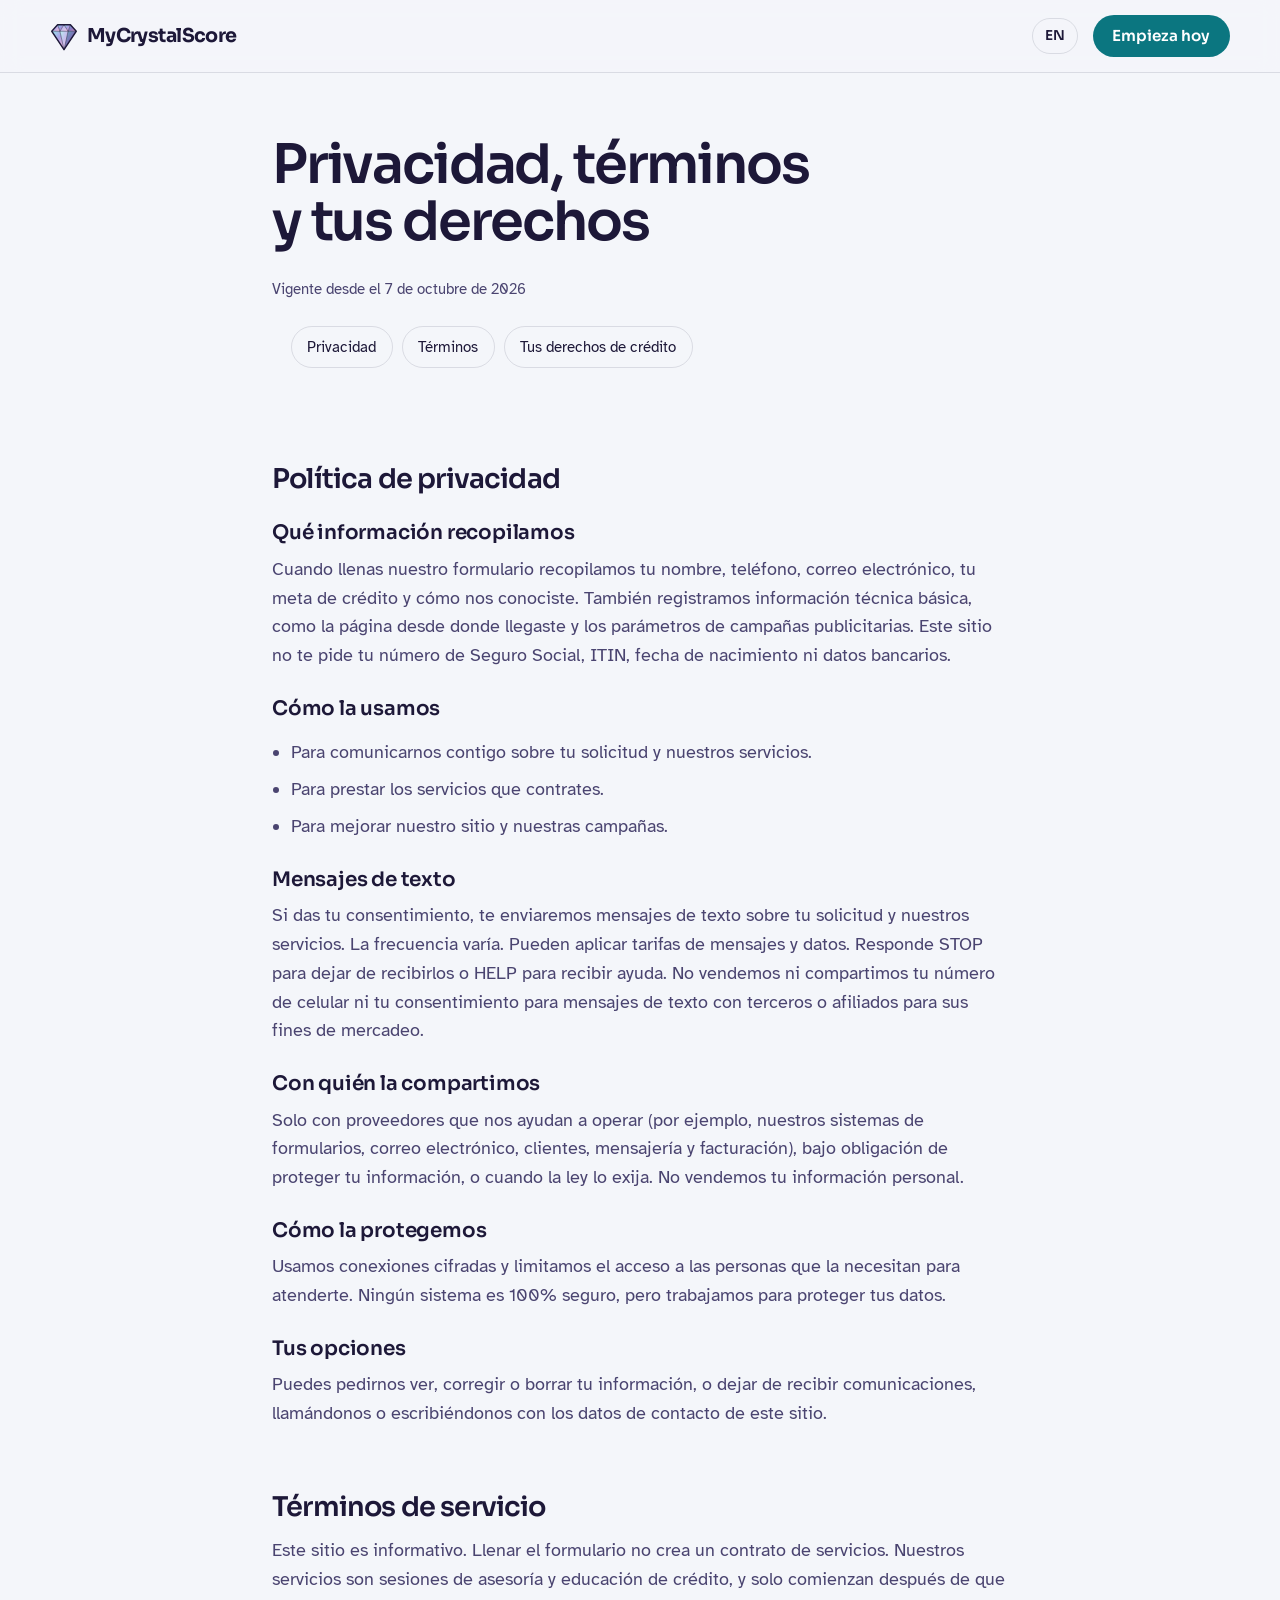
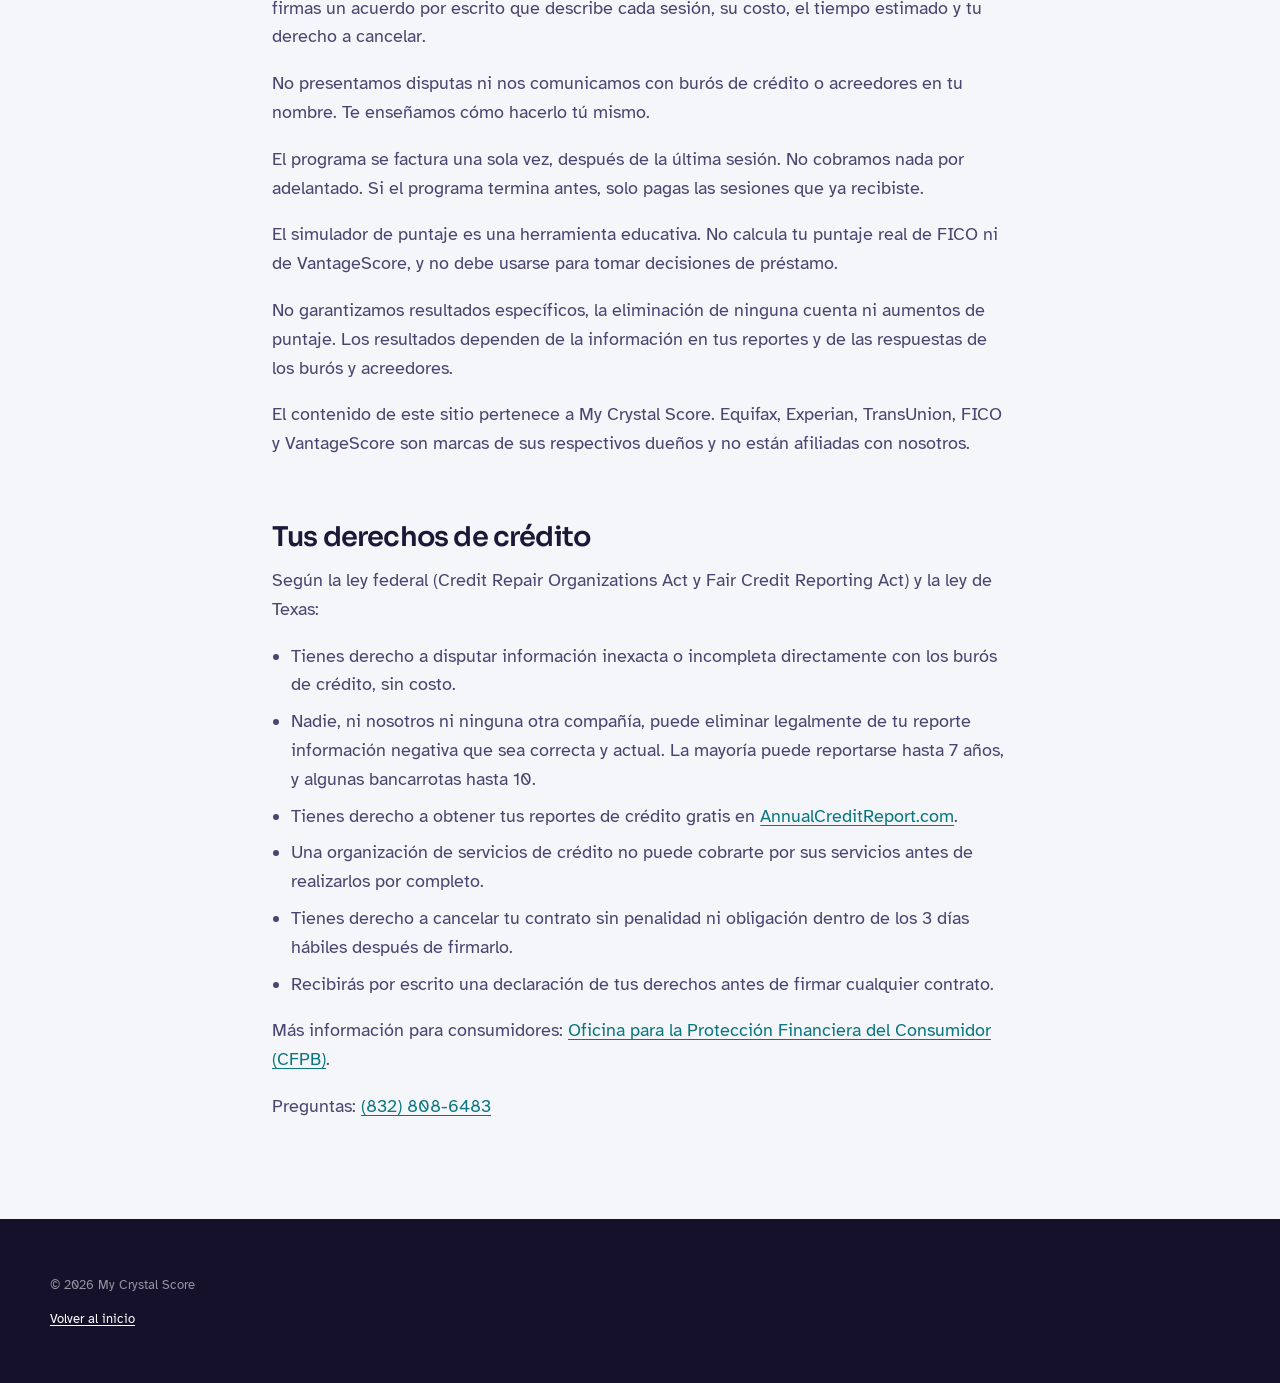
<file: legal.html>
<!doctype html>
<html lang="es" data-lang="es">
<head>
  <meta charset="utf-8">
  <meta name="viewport" content="width=device-width, initial-scale=1">
  <title>Privacidad, términos y tus derechos | MyCrystalScore</title>
  <meta name="mcs-title-es" content="Privacidad, términos y tus derechos | MyCrystalScore">
  <meta name="mcs-title-en" content="Privacy, terms, and your rights | MyCrystalScore">
  <meta name="theme-color" content="#1D1838">
  <link rel="icon" href="assets/img/favicon.svg" type="image/svg+xml">
  <link rel="preconnect" href="https://fonts.googleapis.com">
  <link rel="preconnect" href="https://fonts.gstatic.com" crossorigin>
  <link href="https://fonts.googleapis.com/css2?family=Atkinson+Hyperlegible:ital,wght@0,400;0,700;1,400&family=Sora:wght@400;600;700&display=swap" rel="stylesheet">
  <link rel="stylesheet" href="assets/css/styles.css">
  <script src="assets/js/config.js"></script>
  <script>
    (function () {
      try {
        var p = new URLSearchParams(location.search).get('lang');
        var l = p || localStorage.getItem('mcs-lang') || (window.MCS_CONFIG && MCS_CONFIG.defaultLang) || 'es';
        if (p) localStorage.setItem('mcs-lang', p);
        l = l === 'en' ? 'en' : 'es';
        document.documentElement.setAttribute('data-lang', l);
        document.documentElement.lang = l;
      } catch (e) {}
    })();
  </script>
</head>
<!--
  IMPORTANT: This is a starting draft, not legal advice.
  Have a Texas attorney who works with credit services organizations review it
  against your actual contract, billing, and SMS practices before launch.
-->
<body>
  <a class="skip" href="#main"><span lang="es">Saltar al contenido</span><span lang="en">Skip to content</span></a>

  <header class="site-header">
    <div class="wrap header-inner">
      <a class="brand" href="index.html">
        <img src="assets/img/logo.svg" alt="" width="28" height="32">
        <span>MyCrystalScore</span>
      </a>
      <div class="header-actions" style="margin-left:auto">
        <button class="lang-toggle" type="button" data-lang-toggle data-aria-es="Ver el sitio en inglés" data-aria-en="Ver el sitio en español">
          <span lang="es">EN</span><span lang="en">ES</span>
        </button>
        <a class="btn btn-primary btn-sm" href="signup.html"><span lang="es">Empieza hoy</span><span lang="en">Get started</span></a>
      </div>
    </div>
  </header>

  <main id="main" class="wrap legal">
    <div class="page-head">
      <h1><span lang="es">Privacidad, términos y tus derechos</span><span lang="en">Privacy, terms, and your rights</span></h1>
      <p class="updated"><span lang="es">Vigente desde el 7 de octubre de 2026</span><span lang="en">Effective October 7, 2026</span></p>
      <ul class="legal-toc">
        <li><a href="#privacidad"><span lang="es">Privacidad</span><span lang="en">Privacy</span></a></li>
        <li><a href="#terminos"><span lang="es">Términos</span><span lang="en">Terms</span></a></li>
        <li><a href="#avisos"><span lang="es">Tus derechos de crédito</span><span lang="en">Your credit rights</span></a></li>
      </ul>
    </div>

    <!-- ================= PRIVACY ================= -->
    <section id="privacidad">
      <h2><span lang="es">Política de privacidad</span><span lang="en">Privacy policy</span></h2>

      <div lang="es">
        <h3>Qué información recopilamos</h3>
        <p>Cuando llenas nuestro formulario recopilamos tu nombre, teléfono, correo electrónico, tu meta de crédito y cómo nos conociste. También registramos información técnica básica, como la página desde donde llegaste y los parámetros de campañas publicitarias. Este sitio no te pide tu número de Seguro Social, ITIN, fecha de nacimiento ni datos bancarios.</p>
        <h3>Cómo la usamos</h3>
        <ul>
          <li>Para comunicarnos contigo sobre tu solicitud y nuestros servicios.</li>
          <li>Para prestar los servicios que contrates.</li>
          <li>Para mejorar nuestro sitio y nuestras campañas.</li>
        </ul>
        <h3>Mensajes de texto</h3>
        <p>Si das tu consentimiento, te enviaremos mensajes de texto sobre tu solicitud y nuestros servicios. La frecuencia varía. Pueden aplicar tarifas de mensajes y datos. Responde STOP para dejar de recibirlos o HELP para recibir ayuda. No vendemos ni compartimos tu número de celular ni tu consentimiento para mensajes de texto con terceros o afiliados para sus fines de mercadeo.</p>
        <h3>Con quién la compartimos</h3>
        <p>Solo con proveedores que nos ayudan a operar (por ejemplo, nuestros sistemas de formularios, correo electrónico, clientes, mensajería y facturación), bajo obligación de proteger tu información, o cuando la ley lo exija. No vendemos tu información personal.</p>
        <h3>Cómo la protegemos</h3>
        <p>Usamos conexiones cifradas y limitamos el acceso a las personas que la necesitan para atenderte. Ningún sistema es 100% seguro, pero trabajamos para proteger tus datos.</p>
        <h3>Tus opciones</h3>
        <p>Puedes pedirnos ver, corregir o borrar tu información, o dejar de recibir comunicaciones, llamándonos o escribiéndonos con los datos de contacto de este sitio.</p>
      </div>

      <div lang="en">
        <h3>What we collect</h3>
        <p>When you fill out our form we collect your name, phone, email, your credit goal, and how you heard about us. We also record basic technical information, such as the page you came from and ad campaign parameters. This site does not ask for your Social Security number, ITIN, date of birth, or bank details.</p>
        <h3>How we use it</h3>
        <ul>
          <li>To contact you about your request and our services.</li>
          <li>To provide the services you sign up for.</li>
          <li>To improve our site and our campaigns.</li>
        </ul>
        <h3>Text messages</h3>
        <p>If you give consent, we will text you about your request and our services. Message frequency varies. Message and data rates may apply. Reply STOP to opt out or HELP for help. We do not sell or share your mobile number or your text messaging consent with third parties or affiliates for their marketing purposes.</p>
        <h3>Who we share it with</h3>
        <p>Only with service providers that help us operate (for example, our form, email, client management, messaging, and billing systems), under an obligation to protect your information, or when the law requires it. We do not sell your personal information.</p>
        <h3>How we protect it</h3>
        <p>We use encrypted connections and limit access to the people who need it to serve you. No system is 100% secure, but we work to protect your data.</p>
        <h3>Your choices</h3>
        <p>You can ask us to see, correct, or delete your information, or to stop contacting you, by calling or writing to us using the contact details on this site.</p>
      </div>
    </section>

    <!-- ================= TERMS ================= -->
    <section id="terminos">
      <h2><span lang="es">Términos de servicio</span><span lang="en">Terms of service</span></h2>

      <div lang="es">
        <p>Este sitio es informativo. Llenar el formulario no crea un contrato de servicios. Nuestros servicios son sesiones de asesoría y educación de crédito, y solo comienzan después de que firmas un acuerdo por escrito que describe cada sesión, su costo, el tiempo estimado y tu derecho a cancelar.</p>
        <p>No presentamos disputas ni nos comunicamos con burós de crédito o acreedores en tu nombre. Te enseñamos cómo hacerlo tú mismo.</p>
        <p>El programa se factura una sola vez, después de la última sesión. No cobramos nada por adelantado. Si el programa termina antes, solo pagas las sesiones que ya recibiste.</p>
        <p>El simulador de puntaje es una herramienta educativa. No calcula tu puntaje real de FICO ni de VantageScore, y no debe usarse para tomar decisiones de préstamo.</p>
        <p>No garantizamos resultados específicos, la eliminación de ninguna cuenta ni aumentos de puntaje. Los resultados dependen de la información en tus reportes y de las respuestas de los burós y acreedores.</p>
        <p>El contenido de este sitio pertenece a <span data-legal-name>My Crystal Score</span>. Equifax, Experian, TransUnion, FICO y VantageScore son marcas de sus respectivos dueños y no están afiliadas con nosotros.</p>
      </div>

      <div lang="en">
        <p>This site is informational. Submitting the form does not create a service contract. Our services are credit coaching and education sessions, and they begin only after you sign a written agreement that describes each session, its cost, the estimated time, and your right to cancel.</p>
        <p>We do not file disputes or contact credit bureaus or creditors on your behalf. We teach you how to do it yourself.</p>
        <p>The program is invoiced once, after the final session. We charge nothing up front. If the program ends early, you only pay for sessions you have already received.</p>
        <p>The score simulator is an educational tool. It does not calculate your actual FICO or VantageScore score and should not be used to make lending decisions.</p>
        <p>We do not guarantee specific results, the removal of any account, or score increases. Results depend on the information in your reports and on responses from the bureaus and creditors.</p>
        <p>Content on this site belongs to <span data-legal-name>My Crystal Score</span>. Equifax, Experian, TransUnion, FICO, and VantageScore are trademarks of their respective owners and are not affiliated with us.</p>
      </div>
    </section>

    <!-- ================= CREDIT RIGHTS ================= -->
    <section id="avisos">
      <h2><span lang="es">Tus derechos de crédito</span><span lang="en">Your credit rights</span></h2>

      <div lang="es">
        <p>Según la ley federal (Credit Repair Organizations Act y Fair Credit Reporting Act) y la ley de Texas:</p>
        <ul>
          <li>Tienes derecho a disputar información inexacta o incompleta directamente con los burós de crédito, sin costo.</li>
          <li>Nadie, ni nosotros ni ninguna otra compañía, puede eliminar legalmente de tu reporte información negativa que sea correcta y actual. La mayoría puede reportarse hasta 7 años, y algunas bancarrotas hasta 10.</li>
          <li>Tienes derecho a obtener tus reportes de crédito gratis en <a href="https://www.annualcreditreport.com" target="_blank" rel="noopener">AnnualCreditReport.com</a>.</li>
          <li>Una organización de servicios de crédito no puede cobrarte por sus servicios antes de realizarlos por completo.</li>
          <li>Tienes derecho a cancelar tu contrato sin penalidad ni obligación dentro de los 3 días hábiles después de firmarlo.</li>
          <li>Recibirás por escrito una declaración de tus derechos antes de firmar cualquier contrato.</li>
        </ul>
        <p>Más información para consumidores: <a href="https://www.consumerfinance.gov/consumer-tools/credit-reports-and-scores/" target="_blank" rel="noopener">Oficina para la Protección Financiera del Consumidor (CFPB)</a>.</p>
      </div>

      <div lang="en">
        <p>Under federal law (the Credit Repair Organizations Act and the Fair Credit Reporting Act) and Texas law:</p>
        <ul>
          <li>You have the right to dispute inaccurate or incomplete information directly with the credit bureaus at no cost.</li>
          <li>No one, including us, can legally remove accurate and timely negative information from your report. Most of it can be reported for up to 7 years, and some bankruptcies for up to 10.</li>
          <li>You have the right to get your credit reports for free at <a href="https://www.annualcreditreport.com" target="_blank" rel="noopener">AnnualCreditReport.com</a>.</li>
          <li>A credit services organization cannot charge you for its services before they are fully performed.</li>
          <li>You have the right to cancel your contract without penalty or obligation within 3 business days of signing it.</li>
          <li>You will receive a written statement of your rights before you sign any contract.</li>
        </ul>
        <p>More consumer information: <a href="https://www.consumerfinance.gov/consumer-tools/credit-reports-and-scores/" target="_blank" rel="noopener">Consumer Financial Protection Bureau (CFPB)</a>.</p>
      </div>

      <p data-cso hidden>
        <span lang="es">Organización de Servicios de Crédito registrada en Texas, núm.</span>
        <span lang="en">Registered Texas Credit Services Organization No.</span>
        <span data-cso-num></span>
      </p>
      <p data-contact>
        <span lang="es">Preguntas:</span><span lang="en">Questions:</span>
        <a data-phone href="#"></a>
      </p>
    </section>
  </main>

  <footer class="site-footer">
    <div class="wrap">
      <div class="footer-legal" style="padding-top:0">
        <p>© <span data-year>2026</span> <span data-legal-name>My Crystal Score</span></p>
        <p><a href="index.html"><span lang="es">Volver al inicio</span><span lang="en">Back to home</span></a></p>
      </div>
    </div>
  </footer>

  <script src="assets/js/main.js"></script>
</body>
</html>
</file>
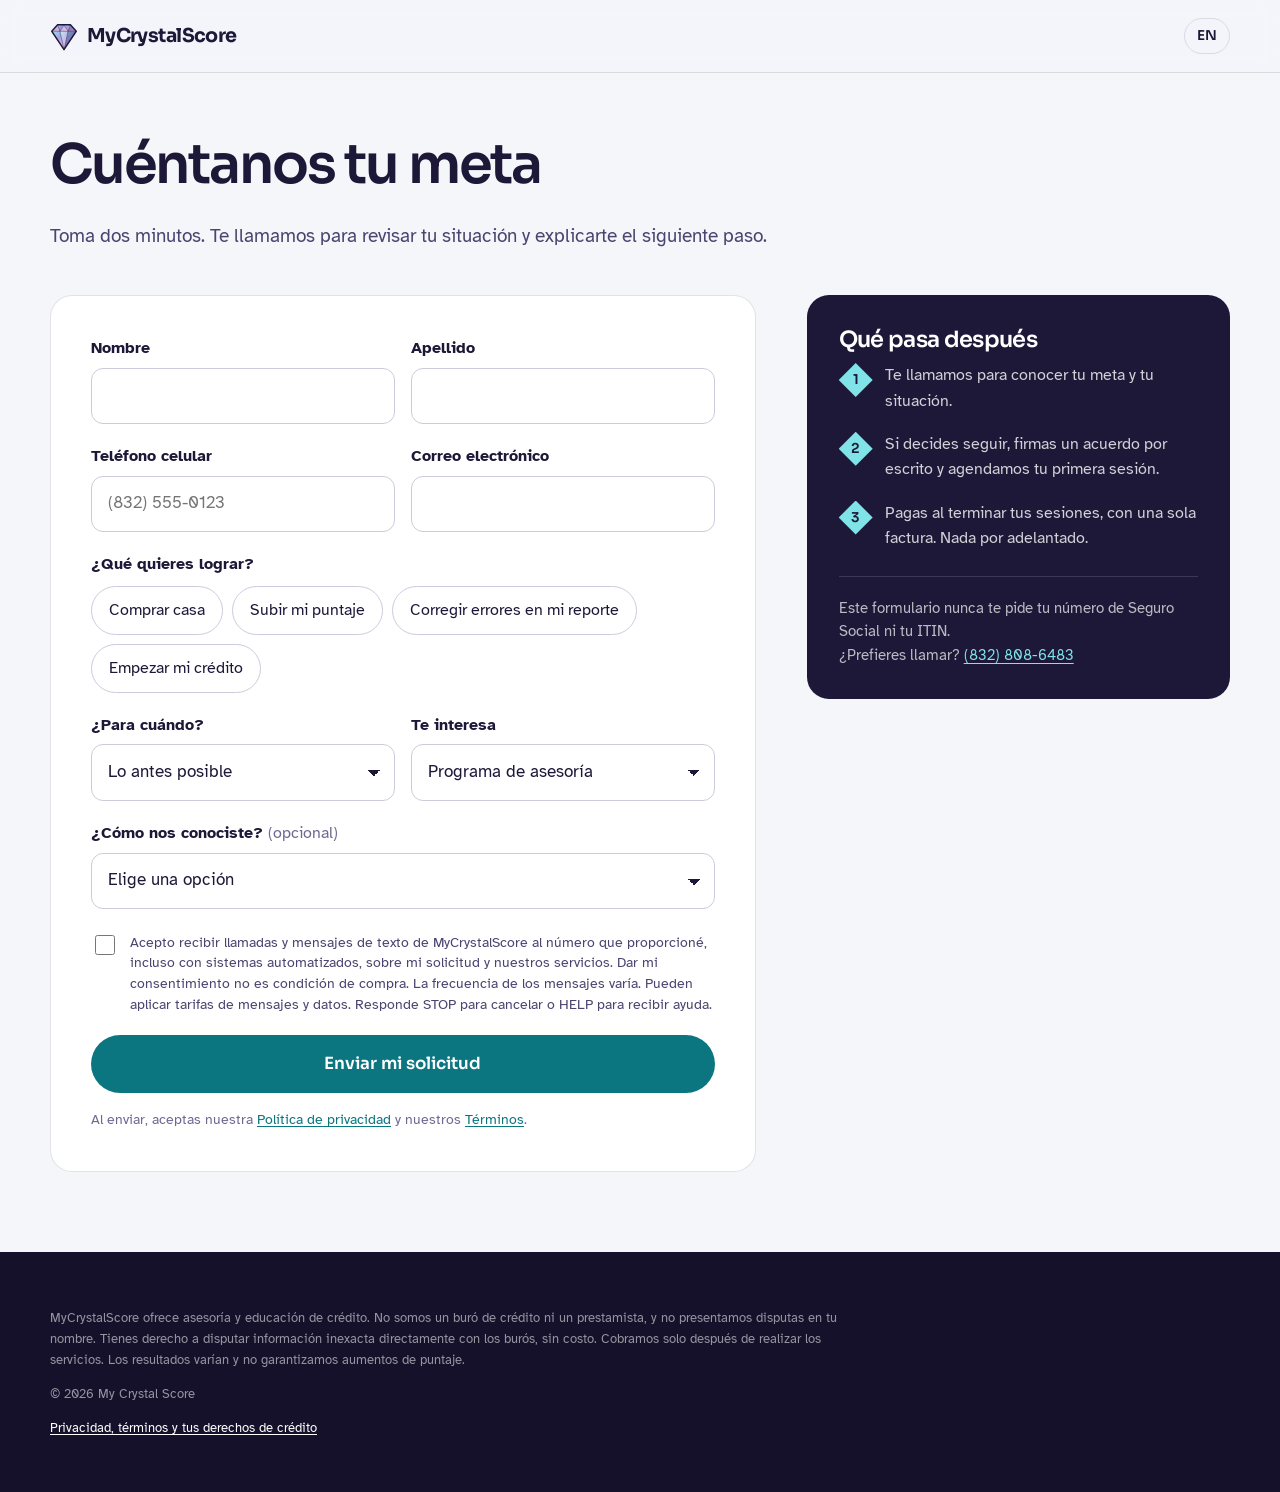
<file: signup.html>
<!doctype html>
<html lang="es" data-lang="es">
<head>
  <meta charset="utf-8">
  <meta name="viewport" content="width=device-width, initial-scale=1">
  <title>Empieza hoy | MyCrystalScore</title>
  <meta name="mcs-title-es" content="Empieza hoy | MyCrystalScore">
  <meta name="mcs-title-en" content="Get started | MyCrystalScore">
  <meta name="description" content="Cuéntanos tu meta de crédito y te llamamos. Toma dos minutos. Pagas al terminar el programa, no por adelantado.">
  <meta name="theme-color" content="#1D1838">
  <link rel="icon" href="assets/img/favicon.svg" type="image/svg+xml">
  <link rel="preconnect" href="https://fonts.googleapis.com">
  <link rel="preconnect" href="https://fonts.gstatic.com" crossorigin>
  <link href="https://fonts.googleapis.com/css2?family=Atkinson+Hyperlegible:ital,wght@0,400;0,700;1,400&family=Sora:wght@400;600;700&display=swap" rel="stylesheet">
  <link rel="stylesheet" href="assets/css/styles.css">
  <script src="assets/js/config.js"></script>
  <script>
    (function () {
      try {
        var p = new URLSearchParams(location.search).get('lang');
        var l = p || localStorage.getItem('mcs-lang') || (window.MCS_CONFIG && MCS_CONFIG.defaultLang) || 'es';
        if (p) localStorage.setItem('mcs-lang', p);
        l = l === 'en' ? 'en' : 'es';
        document.documentElement.setAttribute('data-lang', l);
        document.documentElement.lang = l;
      } catch (e) {}
    })();
  </script>
</head>
<body>
  <a class="skip" href="#main"><span lang="es">Saltar al contenido</span><span lang="en">Skip to content</span></a>

  <header class="site-header">
    <div class="wrap header-inner">
      <a class="brand" href="index.html">
        <img src="assets/img/logo.svg" alt="" width="28" height="32">
        <span>MyCrystalScore</span>
      </a>
      <div class="header-actions" style="margin-left:auto">
        <button class="lang-toggle" type="button" data-lang-toggle data-aria-es="Ver el sitio en inglés" data-aria-en="Ver el sitio en español">
          <span lang="es">EN</span><span lang="en">ES</span>
        </button>
        <a class="link-login" href="#" data-portal hidden><span lang="es">Entrar</span><span lang="en">Log in</span></a>
      </div>
    </div>
  </header>

  <main id="main" class="wrap">
    <div class="page-head">
      <h1><span lang="es">Cuéntanos tu meta</span><span lang="en">Tell us your goal</span></h1>
      <p class="section-lede">
        <span lang="es">Toma dos minutos. Te llamamos para revisar tu situación y explicarte el siguiente paso.</span>
        <span lang="en">It takes two minutes. We'll call you to look at your situation and explain the next step.</span>
      </p>
    </div>

    <div class="signup-grid">
      <div class="form-card">
        <form id="signup" novalidate>
          <!-- Honeypot: real people never see or fill this -->
          <div class="hp" aria-hidden="true">
            <label for="company">Company</label>
            <input type="text" id="company" name="company" tabindex="-1" autocomplete="off">
          </div>

          <div class="row-2">
            <div class="field" data-field="first_name">
              <label for="first_name"><span lang="es">Nombre</span><span lang="en">First name</span></label>
              <input id="first_name" name="first_name" type="text" autocomplete="given-name" required>
              <p class="field-error" hidden></p>
            </div>
            <div class="field" data-field="last_name">
              <label for="last_name"><span lang="es">Apellido</span><span lang="en">Last name</span></label>
              <input id="last_name" name="last_name" type="text" autocomplete="family-name" required>
              <p class="field-error" hidden></p>
            </div>
          </div>

          <div class="row-2">
            <div class="field" data-field="phone">
              <label for="phone"><span lang="es">Teléfono celular</span><span lang="en">Mobile phone</span></label>
              <input id="phone" name="phone" type="tel" inputmode="tel" autocomplete="tel-national" placeholder="(832) 555-0123" required>
              <p class="field-error" hidden></p>
            </div>
            <div class="field" data-field="email">
              <label for="email"><span lang="es">Correo electrónico</span><span lang="en">Email</span></label>
              <input id="email" name="email" type="email" inputmode="email" autocomplete="email" required>
              <p class="field-error" hidden></p>
            </div>
          </div>

          <fieldset class="field" data-field="goal">
            <legend class="group-label"><span lang="es">¿Qué quieres lograr?</span><span lang="en">What do you want to do?</span></legend>
            <div class="pills">
              <input type="radio" name="goal" id="goal-home" value="comprar-casa"><label for="goal-home"><span lang="es">Comprar casa</span><span lang="en">Buy a home</span></label>
              <input type="radio" name="goal" id="goal-score" value="subir-puntaje"><label for="goal-score"><span lang="es">Subir mi puntaje</span><span lang="en">Raise my score</span></label>
              <input type="radio" name="goal" id="goal-errors" value="quitar-errores"><label for="goal-errors"><span lang="es">Corregir errores en mi reporte</span><span lang="en">Fix errors on my report</span></label>
              <input type="radio" name="goal" id="goal-start" value="empezar-credito"><label for="goal-start"><span lang="es">Empezar mi crédito</span><span lang="en">Start building credit</span></label>
            </div>
            <p class="field-error" hidden></p>
          </fieldset>

          <div class="row-2">
            <div class="field" data-field="timeline">
              <label for="timeline"><span lang="es">¿Para cuándo?</span><span lang="en">When?</span></label>
              <select id="timeline" name="timeline">
                <option value="lo-antes-posible" data-es="Lo antes posible" data-en="As soon as possible">Lo antes posible</option>
                <option value="3-6-meses" data-es="En 3 a 6 meses" data-en="In 3 to 6 months">En 3 a 6 meses</option>
                <option value="6-12-meses" data-es="En 6 a 12 meses" data-en="In 6 to 12 months">En 6 a 12 meses</option>
                <option value="explorando" data-es="Solo estoy explorando" data-en="Just exploring">Solo estoy explorando</option>
              </select>
            </div>
            <div class="field" data-field="plan">
              <label for="plan"><span lang="es">Te interesa</span><span lang="en">You're interested in</span></label>
              <select id="plan" name="plan">
                <option value="individual" data-es="Programa de asesoría" data-en="Coaching program">Programa de asesoría</option>
                <option value="pareja" data-couples-option data-es="Pareja" data-en="Couples">Pareja</option>
                <option value="no-se" data-es="Aún no sé" data-en="Not sure yet">Aún no sé</option>
              </select>
            </div>
          </div>

          <div class="field" data-field="heard_from">
            <label for="heard_from"><span lang="es">¿Cómo nos conociste?</span><span lang="en">How did you hear about us?</span> <span class="optional"><span lang="es">(opcional)</span><span lang="en">(optional)</span></span></label>
            <select id="heard_from" name="heard_from">
              <option value="" data-es="Elige una opción" data-en="Choose one">Elige una opción</option>
              <option value="tiktok">TikTok</option>
              <option value="facebook">Facebook</option>
              <option value="instagram">Instagram</option>
              <option value="google">Google</option>
              <option value="recomendacion" data-es="Me lo recomendaron" data-en="Someone referred me">Me lo recomendaron</option>
              <option value="otro" data-es="Otro" data-en="Other">Otro</option>
            </select>
          </div>

          <label class="consent" for="sms_consent">
            <input type="checkbox" id="sms_consent" name="sms_consent">
            <span>
              <span lang="es" data-consent-text>Acepto recibir llamadas y mensajes de texto de MyCrystalScore al número que proporcioné, incluso con sistemas automatizados, sobre mi solicitud y nuestros servicios. Dar mi consentimiento no es condición de compra. La frecuencia de los mensajes varía. Pueden aplicar tarifas de mensajes y datos. Responde STOP para cancelar o HELP para recibir ayuda.</span>
              <span lang="en" data-consent-text>I agree to receive calls and text messages from MyCrystalScore at the number I provided, including by automated systems, about my request and our services. Consent is not a condition of purchase. Message frequency varies. Message and data rates may apply. Reply STOP to opt out or HELP for help.</span>
            </span>
          </label>

          <button class="btn btn-primary" type="submit" data-submit>
            <span data-es="Enviar mi solicitud" data-en="Send my request">Enviar mi solicitud</span>
          </button>
          <p class="form-note">
            <span lang="es">Al enviar, aceptas nuestra <a href="legal.html#privacidad">Política de privacidad</a> y nuestros <a href="legal.html#terminos">Términos</a>.</span>
            <span lang="en">By sending, you agree to our <a href="legal.html#privacidad">Privacy policy</a> and <a href="legal.html#terminos">Terms</a>.</span>
          </p>
          <div class="form-alert" data-form-alert role="alert" hidden></div>
        </form>

        <div class="success-panel" data-success hidden tabindex="-1">
          <div class="gem" data-gem-static="1"></div>
          <h2 data-success-title></h2>
          <p data-success-body></p>
          <div class="success-actions">
            <a class="btn btn-ghost" href="index.html"><span lang="es">Volver al inicio</span><span lang="en">Back to home</span></a>
          </div>
        </div>
      </div>

      <aside class="side-panel">
        <h2><span lang="es">Qué pasa después</span><span lang="en">What happens next</span></h2>
        <ol>
          <li><span><span lang="es">Te llamamos para conocer tu meta y tu situación.</span><span lang="en">We call you to learn your goal and your situation.</span></span></li>
          <li><span><span lang="es">Si decides seguir, firmas un acuerdo por escrito y agendamos tu primera sesión.</span><span lang="en">If you decide to continue, you sign a written agreement and we schedule your first session.</span></span></li>
          <li><span><span lang="es">Pagas al terminar tus sesiones, con una sola factura. Nada por adelantado.</span><span lang="en">You pay when your sessions are done, with one invoice. Nothing up front.</span></span></li>
        </ol>
        <p class="note">
          <span lang="es">Este formulario nunca te pide tu número de Seguro Social ni tu ITIN.</span>
          <span lang="en">This form never asks for your Social Security number or ITIN.</span>
          <span data-contact><br><span lang="es">¿Prefieres llamar?</span><span lang="en">Rather call?</span> <a data-phone href="#"></a></span>
        </p>
      </aside>
    </div>
  </main>

  <footer class="site-footer">
    <div class="wrap">
      <div class="footer-legal" style="padding-top:0">
        <p lang="es">MyCrystalScore ofrece asesoría y educación de crédito. No somos un buró de crédito ni un prestamista, y no presentamos disputas en tu nombre. Tienes derecho a disputar información inexacta directamente con los burós, sin costo. Cobramos solo después de realizar los servicios. Los resultados varían y no garantizamos aumentos de puntaje.</p>
        <p lang="en">MyCrystalScore provides credit coaching and education. We are not a credit bureau or a lender, and we don't file disputes on your behalf. You have the right to dispute inaccurate information directly with the bureaus at no cost. We bill only after services are delivered. Results vary and we don't guarantee score increases.</p>
        <p data-cso hidden>
          <span lang="es">Organización de Servicios de Crédito registrada en Texas, núm.</span>
          <span lang="en">Registered Texas Credit Services Organization No.</span>
          <span data-cso-num></span>
        </p>
        <p>© <span data-year>2026</span> <span data-legal-name>My Crystal Score</span></p>
        <p><a href="legal.html"><span lang="es">Privacidad, términos y tus derechos de crédito</span><span lang="en">Privacy, terms, and your credit rights</span></a></p>
      </div>
    </div>
  </footer>

  <script src="assets/js/main.js"></script>
  <script src="assets/js/signup.js"></script>
</body>
</html>
</file>
<file: assets/css/styles.css>
/* =====================================================================
   MyCrystalScore — styles
   Palette: amethyst ink + cool mist, with iridescent "crystal" facets
   Type: Sora (headings, numbers) + Atkinson Hyperlegible (reading)
   ===================================================================== */
:root {
  --ink: #1D1838;
  --ink-2: #4A4470;
  --ink-3: #6E6893;
  --ink-deep: #15112B;
  --mist: #F4F6FA;
  --quartz: #ECE8F7;
  --white: #FFFFFF;
  --aqua: #2BB3BC;
  --aqua-bright: #7FE3E8;
  --aqua-deep: #0B7680;
  --aqua-pale: #D7F3F4;
  --lilac: #9B8BE0;
  --rose: #EFA3C2;
  --cloud: #CFCADB;
  --error: #B3261E;
  --line: rgba(29, 24, 56, .12);
  --line-dark: rgba(255, 255, 255, .14);

  --font-display: "Sora", system-ui, -apple-system, "Segoe UI", sans-serif;
  --font-body: "Atkinson Hyperlegible", system-ui, -apple-system, "Segoe UI", sans-serif;

  --wrap: 1180px;
  --header-h: 72px;
}

/* ---------- Base ---------- */
*, *::before, *::after { box-sizing: border-box; }
[hidden] { display: none !important; }
html { scroll-behavior: smooth; -webkit-text-size-adjust: 100%; scroll-padding-top: calc(var(--header-h) + 12px); }
body {
  margin: 0;
  background: var(--mist);
  color: var(--ink);
  font-family: var(--font-body);
  font-size: 1.125rem;
  line-height: 1.6;
  -webkit-font-smoothing: antialiased;
}
img, svg { max-width: 100%; display: block; }
h1, h2, h3 {
  font-family: var(--font-display);
  font-weight: 600;
  line-height: 1.12;
  letter-spacing: -.02em;
  margin: 0 0 .5em;
  text-wrap: balance;
}
h1 { font-size: clamp(2.6rem, 5.6vw, 4.5rem); letter-spacing: -.04em; line-height: 1.04; }
h2 { font-size: clamp(1.9rem, 3.4vw, 2.75rem); letter-spacing: -.03em; }
h3 { font-size: 1.25rem; letter-spacing: -.01em; }
p { margin: 0 0 1em; max-width: 62ch; }
a { color: var(--aqua-deep); text-underline-offset: .18em; }
a[data-phone] { white-space: nowrap; }
:focus-visible { outline: 3px solid var(--aqua); outline-offset: 3px; border-radius: 4px; }

/* Language switching: only the active language is shown */
html[data-lang="es"] body [lang="en"]:not(.keep-lang),
html[data-lang="en"] body [lang="es"]:not(.keep-lang) { display: none !important; }

.wrap { width: min(100% - 2.5rem, var(--wrap)); margin-inline: auto; }
.skip {
  position: absolute; left: 1rem; top: -100px; z-index: 100;
  background: var(--ink); color: #fff; padding: .6rem 1rem; border-radius: 8px;
}
.skip:focus { top: 1rem; }

/* ---------- Buttons ---------- */
.btn {
  white-space: nowrap;
  display: inline-flex; align-items: center; justify-content: center; gap: .5rem;
  font-family: var(--font-display); font-weight: 600; font-size: 1rem; line-height: 1.2;
  text-decoration: none; text-align: center;
  border-radius: 999px; padding: .95rem 1.6rem;
  border: 2px solid transparent; cursor: pointer;
  transition: background-color .15s ease, color .15s ease, border-color .15s ease;
}
.btn-primary { background: var(--aqua-deep); color: #fff; }
.btn-primary:hover { background: #085E66; }
.btn-ghost { background: transparent; color: var(--ink); border-color: var(--ink); }
.btn-ghost:hover { background: var(--ink); color: #fff; }
.btn-crystal { background: var(--aqua-bright); color: var(--ink); }
.btn-crystal:hover { background: #fff; }
.btn-light { background: #fff; color: var(--ink); }
.btn-light:hover { background: var(--aqua-pale); }
.btn-sm { padding: .6rem 1.1rem; font-size: .95rem; }
.btn[disabled] { opacity: .6; cursor: progress; }

/* ---------- Header ---------- */
.site-header {
  position: sticky; top: 0; z-index: 50;
  background: rgba(244, 246, 250, .9);
  -webkit-backdrop-filter: saturate(1.4) blur(10px);
  backdrop-filter: saturate(1.4) blur(10px);
  border-bottom: 1px solid var(--line);
}
.header-inner { display: flex; align-items: center; gap: 1.5rem; height: var(--header-h); }
.brand {
  display: flex; align-items: center; gap: .55rem; text-decoration: none; color: var(--ink);
  font-family: var(--font-display); font-weight: 700; font-size: 1.2rem; letter-spacing: -.03em;
}
.brand img { width: 28px; height: auto; }
.nav { display: flex; gap: 1.75rem; margin-left: auto; }
.nav a { color: var(--ink-2); text-decoration: none; font-size: 1rem; }
.nav a:hover { color: var(--ink); text-decoration: underline; }
.nav .nav-login, .nav .nav-cta { display: none; }
.nav a.nav-cta { color: var(--aqua-deep); font-weight: 700; border-bottom: 0; }
.header-actions { display: flex; align-items: center; gap: .9rem; }
.lang-toggle {
  background: none; border: 1.5px solid var(--line); border-radius: 999px;
  padding: .4rem .75rem; font: inherit; font-family: var(--font-display); font-size: .85rem; font-weight: 600;
  color: var(--ink); cursor: pointer;
}
.lang-toggle:hover { border-color: var(--ink); }
.link-login { color: var(--ink); text-decoration: none; font-size: 1rem; }
.link-login:hover { text-decoration: underline; }
.menu-btn {
  display: none; width: 44px; height: 44px; border-radius: 12px;
  border: 1.5px solid var(--line); background: none; cursor: pointer; place-items: center;
}
.menu-btn span, .menu-btn span::before, .menu-btn span::after {
  display: block; width: 18px; height: 2px; background: var(--ink); position: relative; content: "";
}
.menu-btn span::before { position: absolute; top: -6px; }
.menu-btn span::after { position: absolute; top: 6px; }

@media (max-width: 960px) {
  .nav {
    position: absolute; top: var(--header-h); left: 0; right: 0;
    flex-direction: column; gap: 0; display: none;
    background: var(--mist); border-bottom: 1px solid var(--line);
    padding: .25rem 1.25rem 1rem;
  }
  .nav.open { display: flex; }
  .nav a { padding: .9rem 0; border-bottom: 1px solid var(--line); font-size: 1.05rem; }
  .nav .nav-login:not([hidden]) { display: block; }
  .nav .nav-cta { display: block; }
  .link-login { display: none; }
  .header-actions { margin-left: auto; }
  .menu-btn { display: grid; }
}
@media (max-width: 520px) {
  .header-inner { gap: .75rem; }
  .header-actions { gap: .5rem; }
  .site-header .header-actions .btn-sm { display: none; }
}

/* ---------- Sections ---------- */
.section { padding: clamp(4rem, 8vw, 7rem) 0; }
.section-head { max-width: 42rem; margin-bottom: 2.75rem; }
.section-lede { color: var(--ink-2); font-size: 1.2rem; }

/* ---------- Hero ---------- */
.hero { padding: clamp(3rem, 7vw, 6rem) 0 clamp(3.5rem, 7vw, 6rem); }
.hero-grid {
  display: grid; grid-template-columns: 1.15fr .85fr;
  gap: clamp(2rem, 5vw, 4.5rem); align-items: center;
}
.hero h1 { max-width: 11ch; }
.lede { font-size: 1.25rem; color: var(--ink-2); max-width: 34em; }
.cta-row { display: flex; flex-wrap: wrap; gap: .8rem; margin: 1.9rem 0 2.1rem; }
.assurances { list-style: none; padding: 0; margin: 0; display: grid; gap: .55rem; color: var(--ink-2); font-size: 1rem; }
.assurances li, .plan li, .check-list li { display: flex; gap: .7rem; align-items: baseline; }
.assurances li::before, .plan li::before, .check-list li::before {
  content: ""; flex: none; width: .55rem; height: .55rem;
  transform: translateY(-.08rem) rotate(45deg);
  background: linear-gradient(135deg, var(--aqua), var(--lilac));
  border-radius: 2px;
}

/* The jewel box: dark card that holds the crystal score */
.jewel {
  margin: 0;
  background: radial-gradient(120% 85% at 50% 0%, #332C63 0%, var(--ink) 62%);
  color: #fff; border-radius: 28px;
  padding: 2.25rem 2rem 1.5rem;
  box-shadow: 0 34px 60px -34px rgba(29, 24, 56, .65);
}
.gem { width: min(210px, 62%); margin: 0 auto; aspect-ratio: 240 / 270; }
.gem svg { width: 100%; height: 100%; overflow: visible; }
.score-readout { display: flex; align-items: baseline; justify-content: center; gap: .8rem; margin-top: .75rem; }
.score-num {
  font-family: var(--font-display); font-weight: 600;
  font-size: clamp(3.2rem, 6vw, 4.4rem); letter-spacing: -.04em; line-height: 1;
  font-variant-numeric: tabular-nums;
}
.score-band { font-family: var(--font-display); font-size: 1.05rem; color: var(--aqua-pale); min-width: 5.5em; }
.meter {
  position: relative; height: 6px; border-radius: 6px; max-width: 280px; margin: 1.1rem auto 0;
  background: linear-gradient(90deg, #6E6893, var(--lilac) 45%, var(--aqua-bright));
}
.meter i {
  position: absolute; top: 50%; left: var(--pos, 50%);
  width: 14px; height: 14px; border-radius: 3px; background: #fff;
  transform: translate(-50%, -50%) rotate(45deg);
  box-shadow: 0 0 0 4px rgba(255, 255, 255, .18);
}
.meter-scale {
  display: flex; justify-content: space-between; max-width: 280px; margin: .45rem auto 0;
  font-size: .8rem; color: rgba(255, 255, 255, .55); font-variant-numeric: tabular-nums;
}
.bureaus {
  display: grid; grid-template-columns: repeat(3, 1fr);
  margin-top: 1.5rem; padding-top: 1.1rem; border-top: 1px solid var(--line-dark); text-align: center;
}
.bureaus span { display: block; font-size: .85rem; color: rgba(255, 255, 255, .65); }
.bureaus b { font-family: var(--font-display); font-size: 1.4rem; font-weight: 600; font-variant-numeric: tabular-nums; }
.jewel figcaption { font-size: .8rem; color: rgba(255, 255, 255, .55); text-align: center; margin: 1.1rem auto 0; max-width: 30em; }

@media (max-width: 900px) {
  .hero-grid { grid-template-columns: 1fr; }
  .hero h1 { max-width: 14ch; }
}

/* ---------- Steps (a real sequence, so it is numbered) ---------- */
.step-list {
  list-style: none; padding: 0; margin: 0; counter-reset: step;
  display: grid; grid-template-columns: repeat(4, 1fr); gap: 2rem; position: relative;
}
.step-list::before {
  content: ""; position: absolute; top: 23px; left: 23px; right: calc(25% - 1.5rem - 23px);
  height: 2px; background: linear-gradient(90deg, var(--aqua), var(--lilac), var(--rose)); opacity: .55;
}
.step-list li { counter-increment: step; position: relative; }
.step-list li::before {
  content: counter(step);
  display: grid; place-items: center; position: relative; z-index: 1;
  width: 46px; height: 46px; margin-bottom: 1.2rem;
  clip-path: polygon(50% 0, 100% 50%, 50% 100%, 0 50%);
  background: var(--ink); color: #fff;
  font-family: var(--font-display); font-weight: 600; font-size: 1rem;
}
.step-list p { color: var(--ink-2); font-size: 1.02rem; }
@media (max-width: 900px) {
  .step-list { grid-template-columns: 1fr 1fr; }
  .step-list::before { display: none; }
}
@media (max-width: 560px) { .step-list { grid-template-columns: 1fr; } }

/* ---------- Simulator ---------- */
.sim { background: var(--ink); color: #fff; }
.sim h2 { color: #fff; }
.sim p { color: rgba(255, 255, 255, .76); }
.sim-grid {
  display: grid; grid-template-columns: 1fr 1fr;
  grid-template-areas: "intro aside" "ctl aside";
  gap: 2.5rem clamp(2rem, 6vw, 6rem); align-items: start;
}
.sim-intro { grid-area: intro; }
.sim-controls { grid-area: ctl; display: grid; gap: 1.6rem; }
.sim-aside { grid-area: aside; position: sticky; top: calc(var(--header-h) + 24px); }
.sim-result { text-align: center; }
.ctl label, .ctl .ctl-label { display: flex; justify-content: space-between; gap: 1rem; font-size: 1.02rem; margin-bottom: .35rem; }
.ctl output { font-family: var(--font-display); font-weight: 600; font-variant-numeric: tabular-nums; color: var(--aqua-bright); white-space: nowrap; }
.ctl-hint { font-size: .88rem; color: rgba(255, 255, 255, .55) !important; margin: .2rem 0 0; }
.ctl-check { display: flex; gap: .75rem; align-items: flex-start; font-size: 1.02rem; cursor: pointer; }
.ctl-check input { width: 22px; height: 22px; margin-top: .15rem; accent-color: var(--aqua); flex: none; }

.sim input[type="range"] {
  -webkit-appearance: none; appearance: none;
  width: 100%; height: 30px; background: transparent; cursor: pointer; margin: 0;
}
.sim input[type="range"]::-webkit-slider-runnable-track {
  height: 6px; border-radius: 6px;
  background: linear-gradient(90deg, var(--aqua-bright) 0 var(--fill, 50%), rgba(255, 255, 255, .18) var(--fill, 50%) 100%);
}
.sim input[type="range"]::-moz-range-track {
  height: 6px; border-radius: 6px;
  background: linear-gradient(90deg, var(--aqua-bright) 0 var(--fill, 50%), rgba(255, 255, 255, .18) var(--fill, 50%) 100%);
}
.sim input[type="range"]::-webkit-slider-thumb {
  -webkit-appearance: none; appearance: none;
  width: 24px; height: 24px; margin-top: -9px; border-radius: 50%;
  background: #fff; border: 5px solid var(--aqua);
}
.sim input[type="range"]::-moz-range-thumb {
  width: 14px; height: 14px; border-radius: 50%;
  background: #fff; border: 5px solid var(--aqua);
}
.sim input[type="range"]:focus-visible { outline: 3px solid var(--aqua-bright); outline-offset: 4px; }

.sim-notes { margin-top: 1.75rem; }
.sim-tip {
  background: rgba(255, 255, 255, .06); border: 1px solid var(--line-dark); border-radius: 16px;
  padding: 1.1rem 1.25rem; color: #fff !important; font-size: 1.02rem; margin: 0 auto;
}
.sim .fine { font-size: .82rem; color: rgba(255, 255, 255, .5); margin: 1rem 0 0; }

@media (max-width: 900px) {
  .sim-grid { grid-template-columns: 1fr; grid-template-areas: "intro" "result" "ctl" "notes"; gap: 1.75rem; }
  .sim-aside { display: contents; }
  .sim-result {
    grid-area: result; position: sticky; top: var(--header-h); z-index: 5;
    background: var(--ink); padding: .75rem 0 1rem; border-bottom: 1px solid var(--line-dark);
    display: grid; grid-template-columns: 84px 1fr; align-items: center; gap: 1rem; text-align: left;
  }
  .sim-result .gem { width: 84px; }
  .sim-result .score-readout { justify-content: flex-start; margin: 0; }
  .sim-result .score-num { font-size: 2.6rem; }
  .sim-result .meter, .sim-result .meter-scale { margin-left: 0; }
  .sim-result .meter-scale { display: none; }
  .sim-notes { grid-area: notes; margin-top: 0; }
}

/* ---------- Inside the product ---------- */
.inside-grid { display: grid; grid-template-columns: .95fr 1.05fr; gap: clamp(2rem, 6vw, 5.5rem); align-items: center; }
.alerts-mock {
  background: #fff; border-radius: 22px; border: 1px solid var(--line);
  padding: 1.25rem 1.25rem .5rem;
  box-shadow: 0 26px 50px -30px rgba(29, 24, 56, .4);
}
.mock-head { display: flex; justify-content: space-between; align-items: baseline; padding: .25rem .5rem 1rem; }
.mock-head strong { font-family: var(--font-display); font-weight: 600; font-size: 1.1rem; }
.mock-head small { color: var(--ink-3); font-size: .85rem; }
.alert { display: grid; grid-template-columns: auto 1fr auto; gap: .9rem; align-items: start; padding: 1rem .5rem; border-top: 1px solid var(--line); }
.alert .dot { width: 12px; height: 12px; margin-top: .45rem; clip-path: polygon(50% 0, 100% 50%, 50% 100%, 0 50%); background: var(--aqua); }
.alert .dot.lilac { background: var(--lilac); }
.alert .dot.rose { background: var(--rose); }
.alert strong { display: block; font-size: 1rem; }
.alert .alert-sub { display: block; font-size: .92rem; color: var(--ink-3); }
.alert time { font-size: .82rem; color: var(--ink-3); white-space: nowrap; }
.feature-list { display: grid; grid-template-columns: 1fr 1fr; gap: 1.7rem 2.25rem; margin: 2.25rem 0 0; }
.feature-list dt { font-family: var(--font-display); font-weight: 600; font-size: 1.08rem; margin-bottom: .3rem; }
.feature-list dd { margin: 0; color: var(--ink-2); font-size: 1rem; }
@media (max-width: 900px) {
  .inside-grid { grid-template-columns: 1fr; }
  .alerts-mock { order: 2; }
}
@media (max-width: 560px) { .feature-list { grid-template-columns: 1fr; } }

/* ---------- Audience ---------- */
.audience { background: var(--quartz); }
.aud-grid { display: grid; grid-template-columns: repeat(3, 1fr); gap: 2.5rem; }
.aud-grid article { border-top: 3px solid var(--ink); padding-top: 1.25rem; }
.aud-grid p { color: var(--ink-2); font-size: 1.02rem; }
.home-bridge {
  margin-top: 3.5rem; display: flex; flex-wrap: wrap; gap: 1.25rem 2rem;
  align-items: center; justify-content: space-between;
  background: #fff; border-radius: 22px; padding: 1.75rem 2rem;
}
.home-bridge p { margin: 0; max-width: 46ch; }
.home-bridge .small-link { display: block; margin-top: .4rem; font-size: .85rem; }
@media (max-width: 900px) { .aud-grid { grid-template-columns: 1fr; gap: 2rem; } }

/* ---------- Plans ---------- */
.plan-grid { display: grid; grid-template-columns: repeat(3, 1fr); gap: 1.5rem; align-items: stretch; }
.plan {
  position: relative;
  background: #fff; border: 1px solid var(--line); border-radius: 22px;
  padding: 2rem 1.75rem; display: flex; flex-direction: column;
}
.plan h3 { font-size: 1.4rem; margin-bottom: .25rem; }
.plan-featured { background: var(--ink); color: #fff; border-color: var(--ink); transform: translateY(-10px); }
.plan-flag {
  position: absolute; top: -.85rem; left: 1.75rem; margin: 0;
  font-family: var(--font-display); font-size: .85rem; font-weight: 600;
  background: var(--aqua-bright); color: var(--ink); padding: .25rem .75rem; border-radius: 999px;
}
.plan-for { color: var(--ink-2); font-size: 1rem; min-height: 3.2em; }
.plan-featured .plan-for { color: rgba(255, 255, 255, .72); }
.price { font-family: var(--font-display); display: flex; align-items: baseline; margin: .75rem 0 1.4rem; }
.price .cur { font-size: 1.4rem; font-weight: 600; align-self: flex-start; margin-top: .35rem; }
.price .amt { font-size: 3.1rem; font-weight: 600; letter-spacing: -.04em; line-height: 1; font-variant-numeric: tabular-nums; }
.price .per { font-size: 1rem; color: var(--ink-3); margin-left: .35rem; }
.plan-featured .price .per { color: rgba(255, 255, 255, .6); }
.plan ul { list-style: none; padding: 0; margin: 0 0 1.9rem; display: grid; gap: .7rem; font-size: 1rem; }
.plan .btn { margin-top: auto; }
.plans-fine { font-size: .9rem; color: var(--ink-3); margin-top: 2.25rem; max-width: 75ch; }
@media (max-width: 900px) {
  .plan-grid { grid-template-columns: 1fr; max-width: 30rem; }
  .plan-featured { transform: none; order: -1; }
  .plan-for { min-height: 0; }
}

/* Pricing layout: program card(s) + how-billing-works panel */
.pricing-grid {
  display: grid; grid-template-columns: minmax(0, 1fr) minmax(0, 1fr); gap: 1.5rem 2.5rem; align-items: start;
  max-width: 62rem;
}
.pricing-grid:has(.plan[data-couples]:not([hidden])) { grid-template-columns: repeat(3, minmax(0, 1fr)); max-width: none; }
.pricing-grid .plan-featured { transform: none; }
.price-total { margin: -0.6rem 0 1.4rem; font-size: 1rem; color: var(--ink-3); }
.plan-featured .price-total { color: rgba(255, 255, 255, .72); }
.price .per { white-space: nowrap; }
.billing-steps { padding: .5rem 0 0; }
.billing-steps h3 { font-size: 1.25rem; margin-bottom: 1.1rem; }
.billing-steps ol { list-style: none; padding: 0; margin: 0; counter-reset: b; display: grid; gap: 1.1rem; }
.billing-steps li { counter-increment: b; display: grid; grid-template-columns: 34px 1fr; gap: .9rem; align-items: start; color: var(--ink-2); font-size: 1.02rem; }
.billing-steps li::before {
  content: counter(b); display: grid; place-items: center; width: 34px; height: 34px;
  clip-path: polygon(50% 0, 100% 50%, 50% 100%, 0 50%);
  background: var(--ink); color: #fff; font-family: var(--font-display); font-weight: 600; font-size: .85rem;
}
@media (max-width: 900px) {
  .pricing-grid, .pricing-grid:has(.plan[data-couples]:not([hidden])) { grid-template-columns: 1fr; max-width: 32rem; }
}

/* "Your plan" checklist mock */
.todo { list-style: none; margin: 0; padding: 0; }
.todo li { display: grid; grid-template-columns: 22px 1fr; gap: .85rem; align-items: start; padding: .95rem .5rem; border-top: 1px solid var(--line); font-size: .98rem; }
.todo .box { width: 20px; height: 20px; margin-top: .15rem; border: 2px solid var(--cloud); border-radius: 6px; position: relative; }
.todo li.done .box { background: var(--aqua-deep); border-color: var(--aqua-deep); }
.todo li.done .box::after {
  content: ""; position: absolute; left: 5px; top: 1px; width: 5px; height: 10px;
  border: solid #fff; border-width: 0 2px 2px 0; transform: rotate(45deg);
}
.todo li.done > span:last-child { color: var(--ink-3); text-decoration: line-through; text-decoration-color: rgba(29, 24, 56, .35); }
.todo-progress { margin: 0; padding: .9rem .5rem .6rem; border-top: 1px solid var(--line); font-size: .88rem; color: var(--ink-3); }

/* ---------- FAQ ---------- */
.faq-grid { display: grid; grid-template-columns: .7fr 1.3fr; gap: clamp(2rem, 6vw, 5rem); align-items: start; }
.faq-aside p { color: var(--ink-2); }
.faq-list details { border-bottom: 1px solid var(--line); }
.faq-list details:first-child { border-top: 1px solid var(--line); }
.faq-list summary {
  list-style: none; cursor: pointer; position: relative;
  padding: 1.3rem 2.75rem 1.3rem 0;
  font-family: var(--font-display); font-weight: 600; font-size: 1.1rem; letter-spacing: -.01em;
}
.faq-list summary::-webkit-details-marker { display: none; }
.faq-list summary::after {
  content: ""; position: absolute; right: .5rem; top: 50%;
  width: 11px; height: 11px; border-right: 2px solid var(--ink); border-bottom: 2px solid var(--ink);
  transform: translateY(-70%) rotate(45deg); transition: transform .2s ease;
}
.faq-list details[open] summary::after { transform: translateY(-25%) rotate(-135deg); }
.faq-list .answer { padding: 0 0 1.5rem; color: var(--ink-2); }
.faq-list .answer p:last-child { margin-bottom: 0; }
@media (max-width: 900px) { .faq-grid { grid-template-columns: 1fr; } }

/* ---------- Final call to action ---------- */
.final { background: var(--ink); color: #fff; padding: clamp(3.5rem, 7vw, 5.5rem) 0; }
.final-inner { display: grid; grid-template-columns: auto 1fr auto; gap: 2.5rem; align-items: center; }
.final .gem { width: 110px; }
.final h2 { color: #fff; margin-bottom: .3rem; }
.final p { color: rgba(255, 255, 255, .75); margin: 0; }
@media (max-width: 760px) {
  .final-inner { grid-template-columns: 1fr; gap: 1.5rem; }
  .final .gem { width: 80px; margin: 0; }
}

/* ---------- Footer ---------- */
.site-footer { background: var(--ink-deep); color: rgba(255, 255, 255, .72); padding: 3.5rem 0 2.5rem; font-size: .95rem; }
.site-footer a { color: #fff; }
.footer-top { display: grid; grid-template-columns: 1.4fr 1fr 1fr; gap: 2rem; padding-bottom: 2.25rem; border-bottom: 1px solid var(--line-dark); }
.footer-top .brand { color: #fff; margin-bottom: .75rem; }
.footer-top h3 { font-size: 1rem; color: #fff; margin-bottom: .75rem; }
.footer-top ul { list-style: none; padding: 0; margin: 0; display: grid; gap: .45rem; }
.footer-legal { padding-top: 1.75rem; font-size: .82rem; color: rgba(255, 255, 255, .55); }
.footer-legal p { max-width: 100ch; }
@media (max-width: 760px) { .footer-top { grid-template-columns: 1fr; } }

/* ---------- Sign-up page ---------- */
.page-head { padding: clamp(2.5rem, 5vw, 4rem) 0 1.5rem; }
.page-head h1 { font-size: clamp(2.2rem, 4.5vw, 3.4rem); }
.signup-grid { display: grid; grid-template-columns: 1.25fr .75fr; gap: clamp(2rem, 4vw, 3.5rem); align-items: start; padding-bottom: 5rem; }
.form-card { background: #fff; border-radius: 22px; border: 1px solid var(--line); padding: clamp(1.5rem, 4vw, 2.5rem); }
.field { display: grid; gap: .4rem; margin-bottom: 1.25rem; }
.field > label, .group-label { font-weight: 700; font-size: 1rem; }
.optional { font-weight: 400; color: var(--ink-3); }
.field input, .field select {
  font: inherit; font-size: 1.05rem; color: var(--ink); width: 100%;
  padding: .85rem 1rem; border: 1.5px solid var(--cloud); border-radius: 12px; background: #fff;
}
.field select {
  -webkit-appearance: none; appearance: none; padding-right: 2.5rem;
  background-image: linear-gradient(45deg, transparent 50%, var(--ink) 50%), linear-gradient(135deg, var(--ink) 50%, transparent 50%);
  background-position: calc(100% - 20px) 52%, calc(100% - 14px) 52%;
  background-size: 6px 6px; background-repeat: no-repeat;
}
.field input:focus, .field select:focus { border-color: var(--aqua-deep); outline: 3px solid rgba(43, 179, 188, .25); outline-offset: 0; }
.field.invalid input, .field.invalid select { border-color: var(--error); }
.field-error { color: var(--error); font-size: .9rem; margin: 0; }
.row-2 { display: grid; grid-template-columns: 1fr 1fr; gap: 1rem; }
fieldset.field { border: 0; padding: 0; margin: 0 0 1.25rem; min-width: 0; }
fieldset.field legend { padding: 0; margin-bottom: .55rem; }
.pills { display: flex; flex-wrap: wrap; gap: .6rem; }
.pills input { position: absolute; opacity: 0; width: 1px; height: 1px; }
.pills label {
  border: 1.5px solid var(--cloud); border-radius: 999px; padding: .65rem 1.05rem;
  cursor: pointer; font-size: 1rem; background: #fff;
}
.pills label:hover { border-color: var(--ink-3); }
.pills input:checked + label { background: var(--ink); color: #fff; border-color: var(--ink); }
.pills input:focus-visible + label { outline: 3px solid var(--aqua); outline-offset: 2px; }
.consent { display: grid; grid-template-columns: auto 1fr; gap: .75rem; font-size: .86rem; color: var(--ink-2); margin: 1.5rem 0 1.25rem; line-height: 1.5; cursor: pointer; }
.consent input { width: 20px; height: 20px; margin-top: .15rem; accent-color: var(--aqua-deep); }
.form-note { font-size: .86rem; color: var(--ink-3); margin: 1rem 0 0; }
.form-alert { background: #FDECEA; color: var(--error); border-radius: 12px; padding: 1rem 1.2rem; margin-top: 1rem; font-size: .98rem; }
.form-alert a { color: var(--error); font-weight: 700; }
.hp { position: absolute !important; left: -9999px !important; width: 1px; height: 1px; overflow: hidden; }
.form-card .btn-primary { width: 100%; font-size: 1.05rem; padding: 1.05rem 1.6rem; }
.success-panel { text-align: center; padding: 1.5rem 0; }
.success-panel .gem { width: 110px; }
.success-panel h2 { margin-top: 1.25rem; }
.success-panel p { margin-inline: auto; color: var(--ink-2); }
.success-actions { display: flex; flex-wrap: wrap; gap: .75rem; justify-content: center; margin-top: 1.5rem; }
.side-panel { background: var(--ink); color: #fff; border-radius: 22px; padding: 2rem; position: sticky; top: calc(var(--header-h) + 24px); }
.side-panel h2 { color: #fff; font-size: 1.4rem; }
.side-panel ol { padding: 0; margin: 0 0 1.5rem; list-style: none; counter-reset: s; display: grid; gap: 1.1rem; }
.side-panel ol li { counter-increment: s; display: grid; grid-template-columns: 34px 1fr; gap: .8rem; color: rgba(255, 255, 255, .8); font-size: 1rem; }
.side-panel ol li::before {
  content: counter(s); display: grid; place-items: center; width: 34px; height: 34px;
  clip-path: polygon(50% 0, 100% 50%, 50% 100%, 0 50%);
  background: var(--aqua-bright); color: var(--ink); font-family: var(--font-display); font-weight: 600; font-size: .85rem;
}
.side-panel .note { border-top: 1px solid var(--line-dark); padding-top: 1.25rem; font-size: .92rem; color: rgba(255, 255, 255, .7); margin: 0; }
.side-panel a { color: var(--aqua-bright); }
@media (max-width: 900px) {
  .signup-grid { grid-template-columns: 1fr; }
  .side-panel { position: static; }
}
@media (max-width: 560px) { .row-2 { grid-template-columns: 1fr; gap: 0; } }

/* ---------- Legal page ---------- */
.legal { max-width: 46rem; padding-bottom: 5rem; }
.legal h2 { font-size: 1.7rem; margin-top: 3rem; padding-top: 1rem; }
.legal h3 { margin-top: 1.75rem; }
.legal p, .legal li { color: var(--ink-2); }
.legal ul { padding-left: 1.2rem; }
.legal li { margin-bottom: .5rem; }
.legal-toc { display: flex; flex-wrap: wrap; gap: .6rem; margin: 1.5rem 0 0; padding: 0; list-style: none; }
.legal-toc a { display: inline-block; padding: .5rem .95rem; border: 1.5px solid var(--line); border-radius: 999px; text-decoration: none; color: var(--ink); font-size: .95rem; }
.legal-toc a:hover { border-color: var(--ink); }
.updated { color: var(--ink-3); font-size: .95rem; }

/* ---------- Agreement page ---------- */
.agreement-main { padding-bottom: 5rem; }
.stepper { list-style: none; padding: 0; margin: .5rem 0 1.75rem; display: flex; flex-wrap: wrap; gap: .5rem; counter-reset: st; }
.stepper li {
  counter-increment: st; display: flex; align-items: center; gap: .5rem;
  padding: .35rem .85rem .35rem .35rem; border-radius: 999px; background: #fff; border: 1px solid var(--line);
  font-size: .9rem; color: var(--ink-3);
}
.stepper li::before {
  content: counter(st); width: 26px; height: 26px; display: grid; place-items: center; border-radius: 50%;
  background: var(--quartz); color: var(--ink); font-family: var(--font-display); font-weight: 600; font-size: .8rem;
}
.stepper li[aria-current="step"] { color: var(--ink); border-color: var(--ink); font-weight: 700; }
.stepper li[aria-current="step"]::before { background: var(--ink); color: #fff; }
.stepper li.done::before { background: var(--aqua-deep); color: #fff; }
.step-card { background: #fff; border: 1px solid var(--line); border-radius: 22px; padding: clamp(1.4rem, 4vw, 2.5rem); max-width: 52rem; }
.step-card h2 { font-size: clamp(1.5rem, 3vw, 2rem); }
.step-card h2:focus { outline: none; }
.doc-label { font-family: var(--font-display); font-size: .9rem; color: var(--ink-3); margin: 0 0 .3rem; }
.legal-doc {
  border: 1px solid var(--line); border-radius: 14px; background: var(--mist);
  padding: 1.25rem 1.4rem; max-height: 60vh; overflow: auto; font-size: 1rem; margin: 1rem 0 1.25rem;
}
.legal-doc-short { max-height: 40vh; }
.legal-doc p, .legal-doc li, .doc-plain p, .doc-plain li { max-width: none; }
.legal-doc .doc-title { font-size: 1.15rem; margin: 0 0 .75rem; }
.legal-doc h4 { font-family: var(--font-display); font-size: 1rem; margin: 1.2rem 0 .4rem; }
.doc-list { padding-left: 1.25rem; }
.doc-list li { margin-bottom: .7rem; }
.doc-bullets { padding-left: 1.2rem; }
.doc-bullets li { margin-bottom: .55rem; }
.translation { margin-top: 1.25rem; padding-top: 1rem; border-top: 1px dashed var(--cloud); color: var(--ink-2); font-size: .96rem; }
.translation .note { font-size: .85rem; color: var(--ink-3); }
.statutory { border: 2px solid var(--ink); border-radius: 10px; padding: .9rem 1.1rem; font-weight: 700; background: #fff; margin: 0 0 .75rem; }
.statutory p { margin: 0 0 .6rem; max-width: none; }
.statutory p:last-child { margin: 0; }
.statutory-es { border-style: dashed; font-size: .95rem; }
.notice-form { border: 2px dashed var(--ink-3); border-radius: 10px; padding: 1rem 1.2rem; font-weight: 700; background: #fff; margin: .5rem 0 1rem; }
.notice-form h4 { margin-top: 0; }
.notice-form .blank { font-weight: 400; color: var(--ink-3); }
.notice-form .form-src, .cut { font-size: .8rem; font-weight: 400; color: var(--ink-3); }
.cut { margin: 1rem 0 .25rem; }
.also-cancel { font-size: .92rem; color: var(--ink-2); }
.sign-block { border-top: 1px solid var(--line); margin-top: 1.5rem; padding-top: 1.5rem; }
.deadline-note { font-size: 1rem; }
.sig-input { font-family: "Segoe Script", "Brush Script MT", "Snell Roundhand", cursive !important; font-size: 1.35rem !important; }
.ack { margin-top: .5rem; }
.step-actions { display: flex; flex-wrap: wrap; gap: .75rem; justify-content: space-between; align-items: center; margin-top: 1.75rem; }
.preview-banner { background: #FFF4D6; border: 1px solid #E8C766; border-radius: 12px; padding: 1rem 1.2rem; margin-bottom: 1.25rem; font-size: .95rem; max-width: 52rem; }
.preview-banner code, .admin-note code { font-size: .85rem; word-break: break-word; }
mark.missing { background: #FFE8A3; color: var(--ink); padding: 0 .2rem; border-radius: 3px; }
.admin-note { margin-top: 1rem; font-size: .95rem; color: var(--ink-2); }
.done-card { text-align: left; }
.done-card .gem { width: 90px; margin: 0 0 1rem; }
.done-card .check-list { list-style: none; padding: 0; margin: 1rem 0; display: grid; gap: .6rem; }
.done-card .success-actions { justify-content: flex-start; }
#print-root { display: none; }
@media print {
  body > *:not(#print-root) { display: none !important; }
  #print-root { display: block !important; }
  .pkg { padding: 0 !important; }
}

/* ---------- Reduced motion ---------- */
@media (prefers-reduced-motion: reduce) {
  html { scroll-behavior: auto; }
  *, *::before, *::after { transition-duration: .01ms !important; animation-duration: .01ms !important; }
}
</file>
